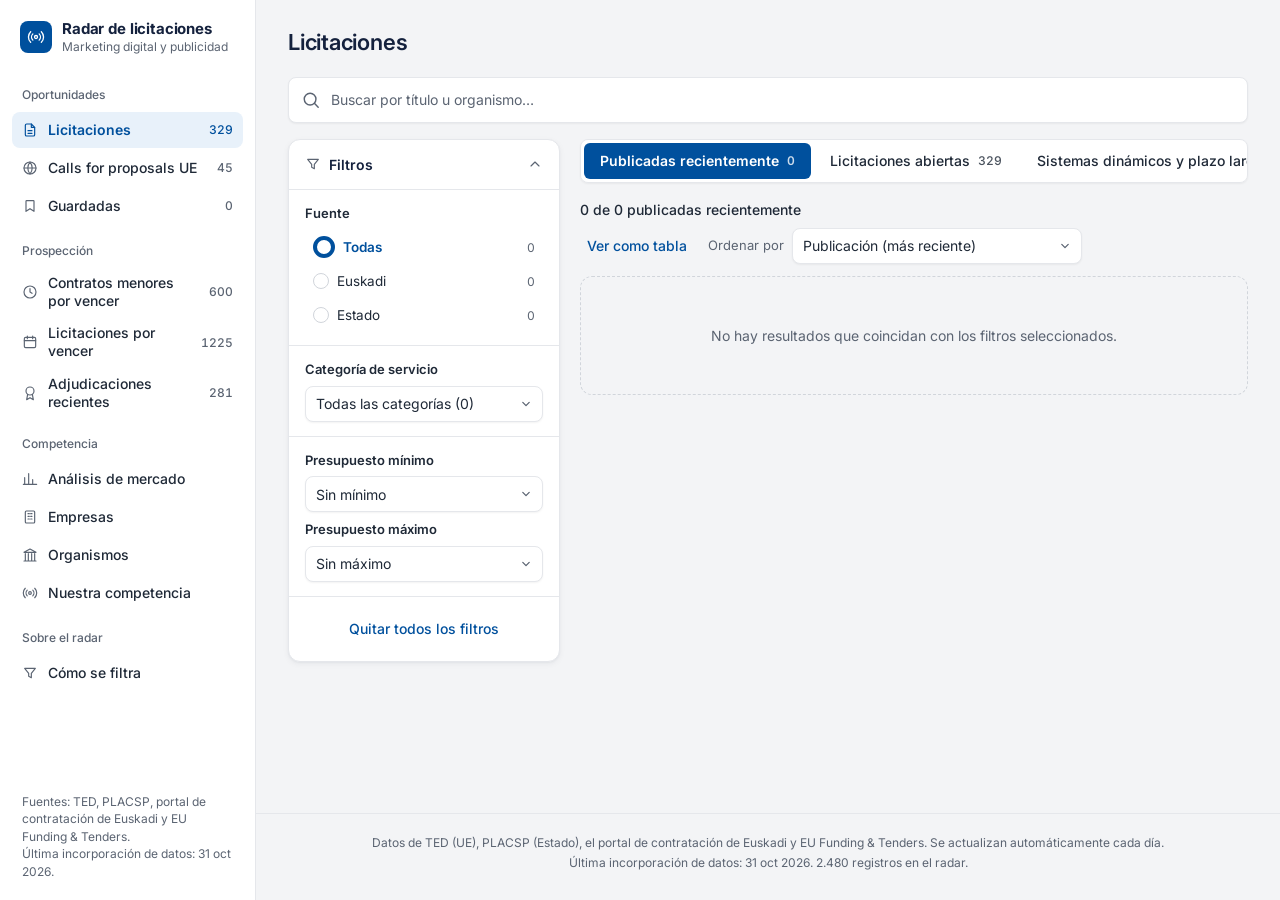
<file: dashboard/index.html>
<!DOCTYPE html>
<html lang="es">
<head>
<meta charset="UTF-8">
<meta name="viewport" content="width=device-width, initial-scale=1.0">
<!-- Herramienta interna: fuera de los buscadores (también por cabecera, ver vercel.json). -->
<meta name="robots" content="noindex, nofollow">
<title>Radar de licitaciones — Marketing digital</title>
<link rel="preconnect" href="https://fonts.googleapis.com">
<link rel="preconnect" href="https://fonts.gstatic.com" crossorigin>
<link href="https://fonts.googleapis.com/css2?family=Inter:wght@400;500;600;700&display=swap" rel="stylesheet">
<link rel="stylesheet" href="style.css">
</head>
<body>
<a class="salto" href="#contenido">Saltar al contenido</a>

<div class="app">
  <!-- La barra lateral la pinta nav.js (es la misma en historico.html). -->
  <aside class="lateral" id="lateral" aria-label="Navegación principal"></aside>

  <div class="app__principal">
    <header class="barra-movil">
      <button class="boton-icono" id="abrir-menu" type="button" aria-label="Abrir menú" aria-controls="lateral" aria-expanded="false"></button>
      <span class="barra-movil__marca">Radar de licitaciones</span>
    </header>

    <main id="contenido" tabindex="-1">

      <!-- Listado: licitaciones, calls for proposals, contratos menores y
           adjudicaciones recientes comparten esta vista. -->
      <section id="vista-listado" hidden>
        <header class="pagina__cabecera">
          <div class="pagina__titulo">
            <h1 id="titulo-pagina"></h1>
          </div>
        </header>

        <div class="campo-busqueda">
          <svg class="icono-busqueda" viewBox="0 0 20 20" fill="none" aria-hidden="true"><circle cx="9" cy="9" r="6.5" stroke="currentColor" stroke-width="1.6"/><path d="M14 14L18 18" stroke="currentColor" stroke-width="1.6" stroke-linecap="round"/></svg>
          <input type="search" id="filtro-texto" placeholder="Buscar por título u organismo…" aria-label="Buscar">
        </div>

        <div class="listado">
          <details class="filtros" id="filtros" open>
            <summary><span id="filtros-icono"></span>Filtros <span class="filtros__activos" id="filtros-activos" hidden></span><svg class="tarjeta__chevron" viewBox="0 0 24 24" fill="none" stroke="currentColor" stroke-width="1.75" stroke-linecap="round" stroke-linejoin="round" aria-hidden="true"><path d="M6 9l6 6 6-6"/></svg></summary>

            <div class="filtros__seccion" id="campo-fuente">
              <span class="filtros__titulo" id="etiqueta-fuente">Fuente</span>
              <div class="opciones" id="segmented-fuente" role="group" aria-labelledby="etiqueta-fuente"></div>
            </div>

            <div class="filtros__seccion">
              <label>Categoría de servicio
                <select id="filtro-categoria"></select>
              </label>
            </div>

            <div class="filtros__seccion" id="campo-pais">
              <label>País / territorio
                <select id="filtro-pais"></select>
              </label>
            </div>

            <!-- Comunidades y provincias con registros en la vista; las
                 pone app.js. -->
            <div class="filtros__seccion" id="campo-lugar">
              <label>Provincia
                <select id="filtro-lugar"></select>
              </label>
            </div>

            <!-- Nombre y tramos del filtro de importe los pone app.js según
                 la vista (IMPORTE_POR_TIPO). -->
            <div class="filtros__seccion" id="campo-importe">
              <label><span id="etiqueta-importe-min">Presupuesto mínimo</span>
                <select id="filtro-presupuesto-min"></select>
              </label>
              <label><span id="etiqueta-importe-max">Presupuesto máximo</span>
                <select id="filtro-presupuesto-max"></select>
              </label>
            </div>

            <div class="filtros__seccion">
              <button class="boton boton--contorno boton--ancho" id="boton-propuesta" type="button" aria-pressed="false"
                      title="Licitaciones en las que el precio pesa la mitad o menos y la mesa valora la propuesta (en Euskadi, con algún criterio que no sea el precio)" hidden></button>
              <button class="boton boton--contorno boton--ancho" id="boton-revisar" type="button" aria-pressed="false" hidden></button>
              <button class="boton boton--texto boton--ancho" id="boton-reset" type="button">Quitar todos los filtros</button>
            </div>
          </details>

          <div class="listado__resultados">
            <nav class="pestanas" id="pestanas-vista" aria-label="Vista de licitaciones" hidden></nav>

            <div class="barra-estado">
              <p class="conteo" id="conteo-resultados" aria-live="polite"></p>
              <div class="barra-estado__acciones">
                <button type="button" class="boton boton--texto" id="boton-modo" aria-pressed="false">Ver como tabla</button>
                <details class="columnas" id="selector-columnas" hidden>
                  <summary class="boton boton--texto">Columnas</summary>
                  <div class="columnas__lista" id="columnas-lista"></div>
                </details>
                <button type="button" class="boton boton--texto" id="boton-descartadas" hidden></button>
                <label class="orden" id="campo-orden">Ordenar por
                  <select id="filtro-orden"></select>
                </label>
              </div>
            </div>
            <dl class="franja-cifras" id="franja-cifras" hidden></dl>

            <section id="contenedor-tarjetas" class="lista-tarjetas" aria-label="Resultados"></section>

            <p class="sin-resultados" id="sin-resultados" hidden>No hay resultados que coincidan con los filtros seleccionados.</p>
          </div>
        </div>
      </section>

    </main>

    <footer class="pie">
      <p>Datos de TED (UE), PLACSP (Estado), el portal de contratación de Euskadi y EU Funding &amp; Tenders. Se actualizan automáticamente cada día.</p>
      <p id="fecha-generacion"></p>
    </footer>
  </div>
</div>

<script src="marca.js"></script>
<script src="nav.js"></script>
<script src="tenders-data.js"></script>
<script src="licitadoras-data.js"></script>
<script src="app.js"></script>
</body>
</html>
</file>
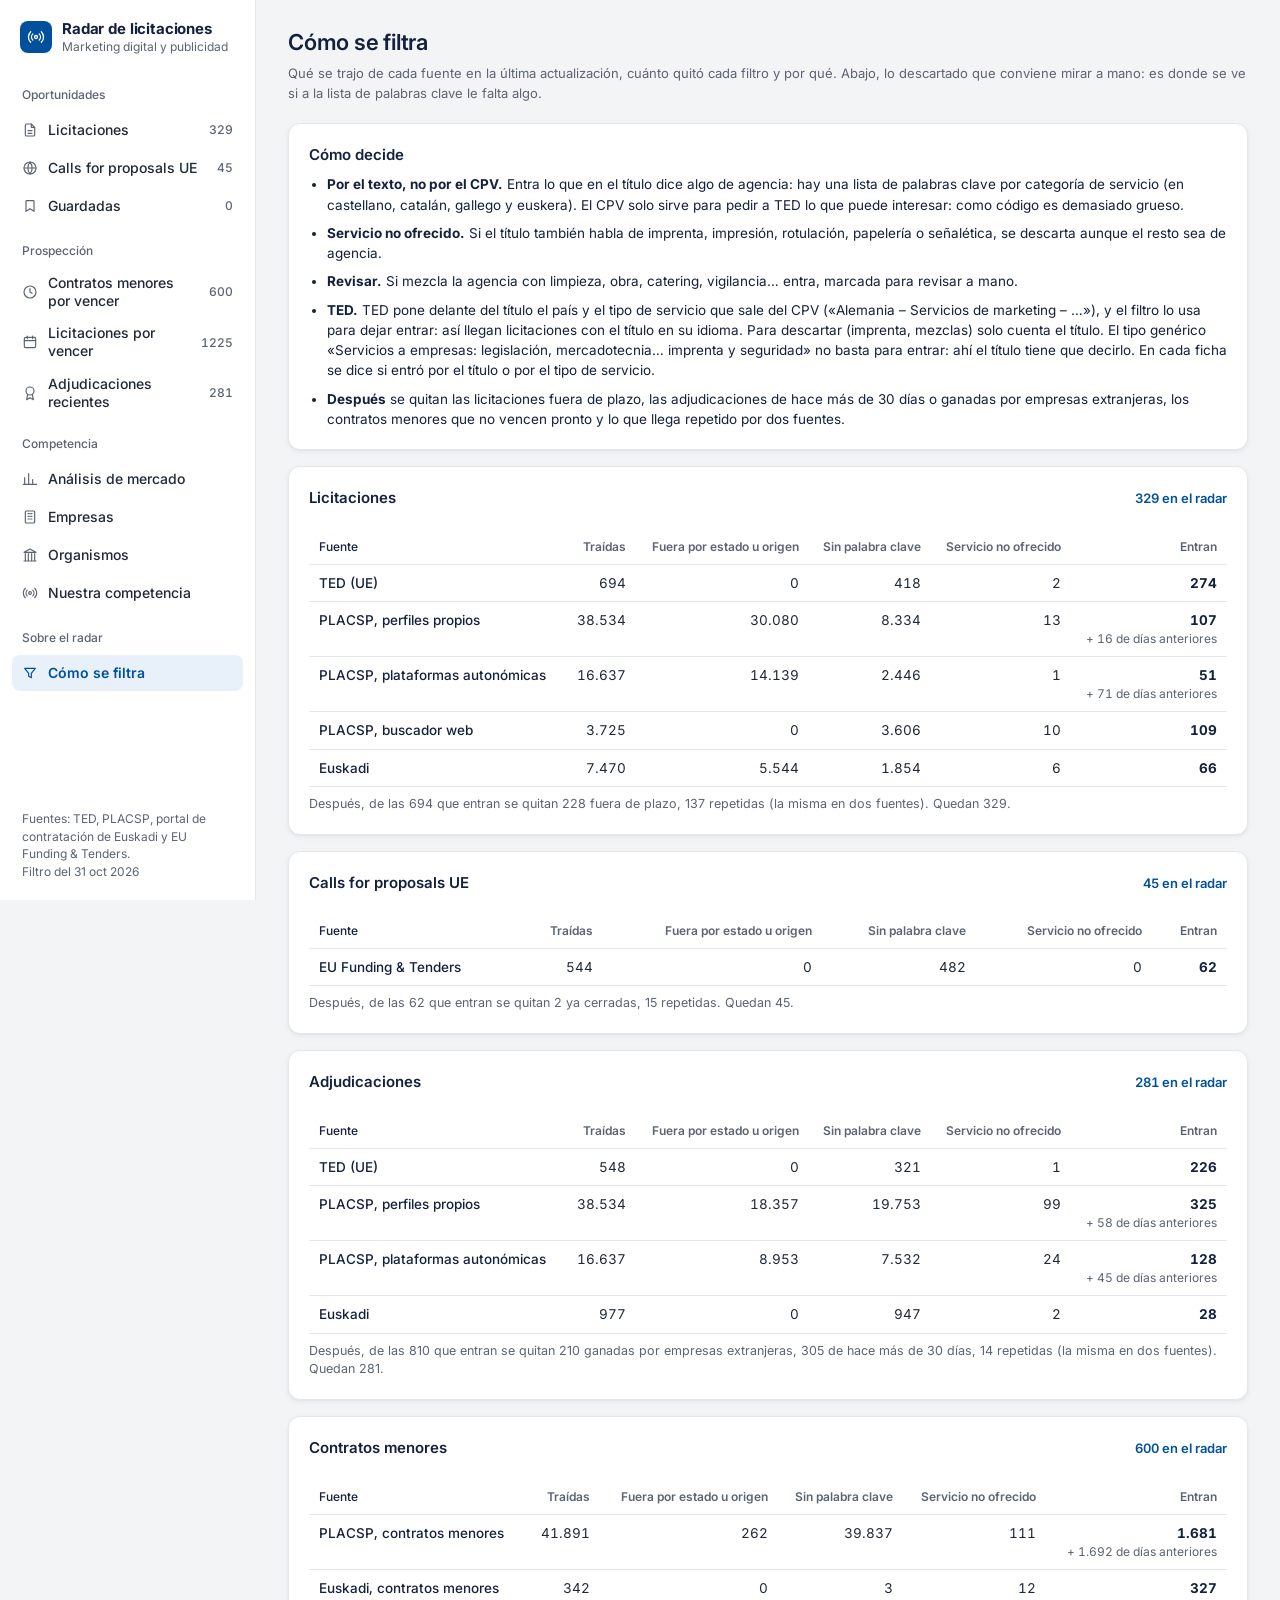
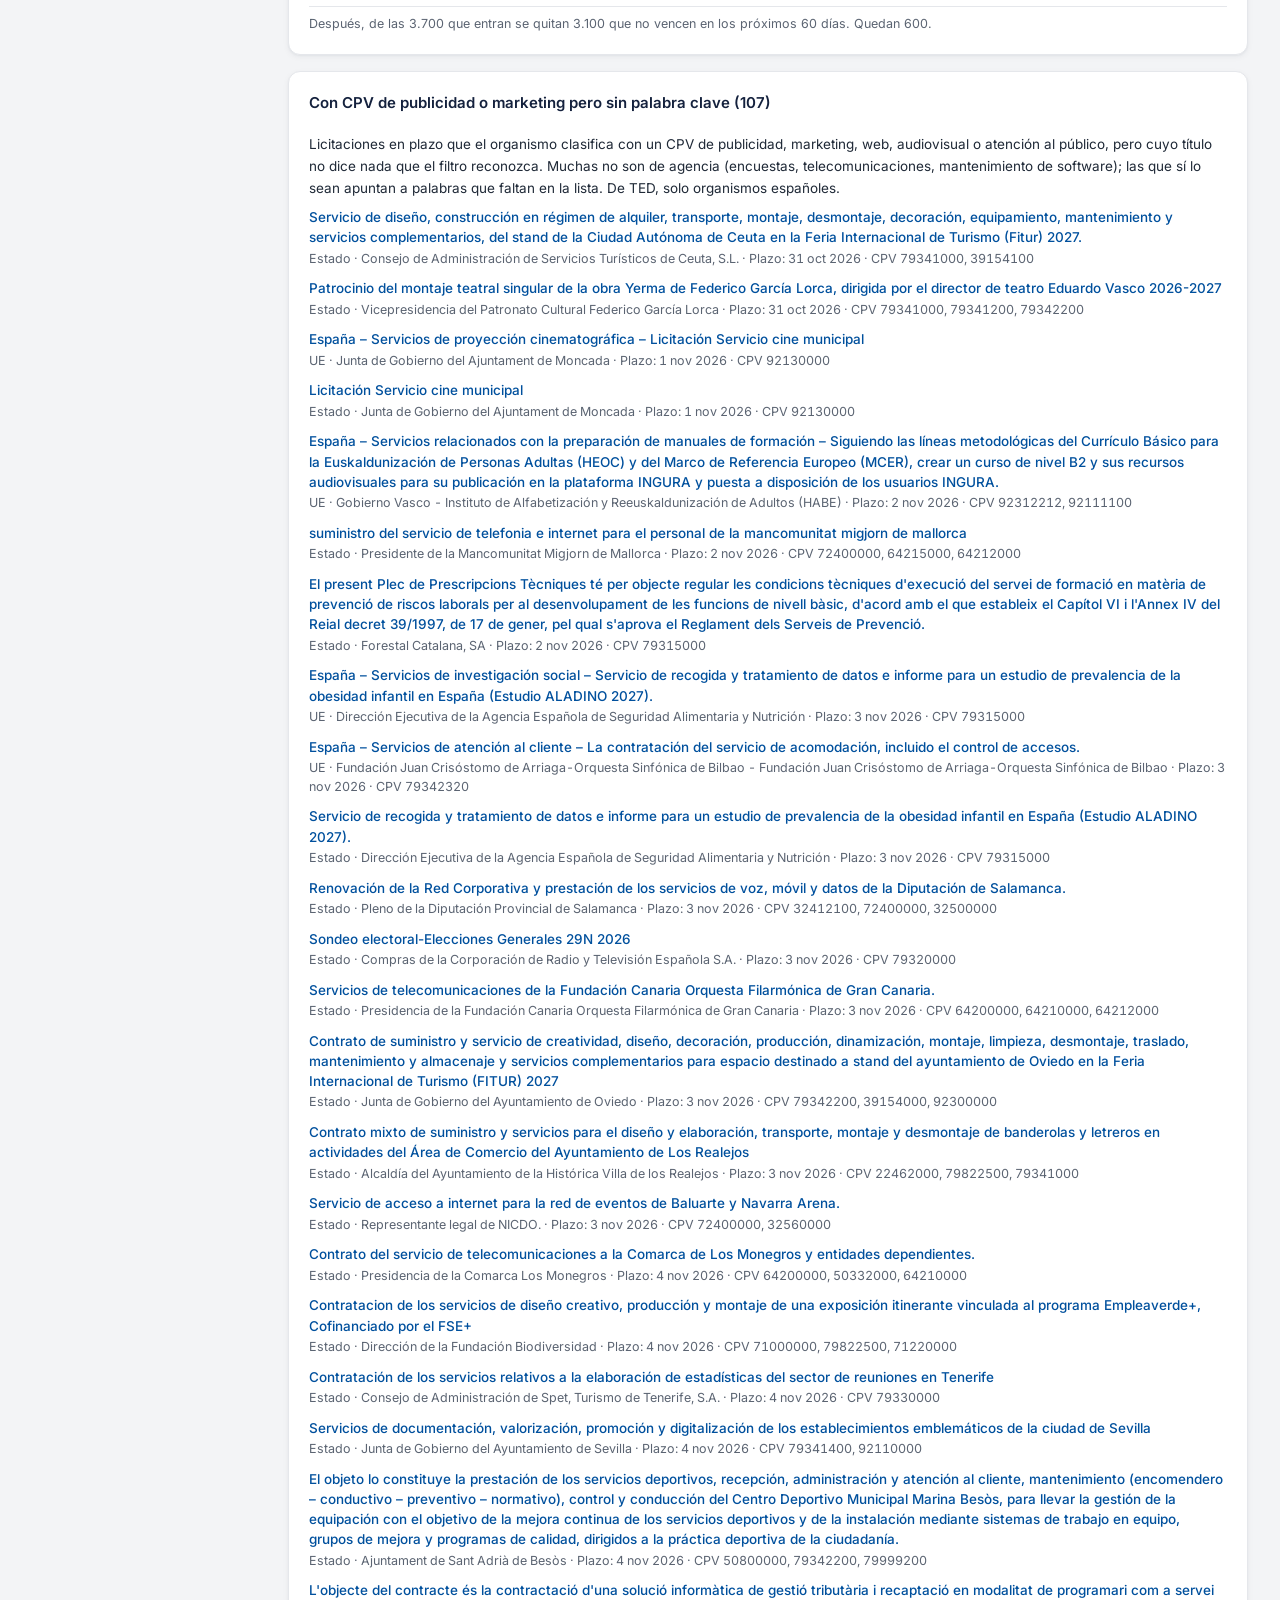
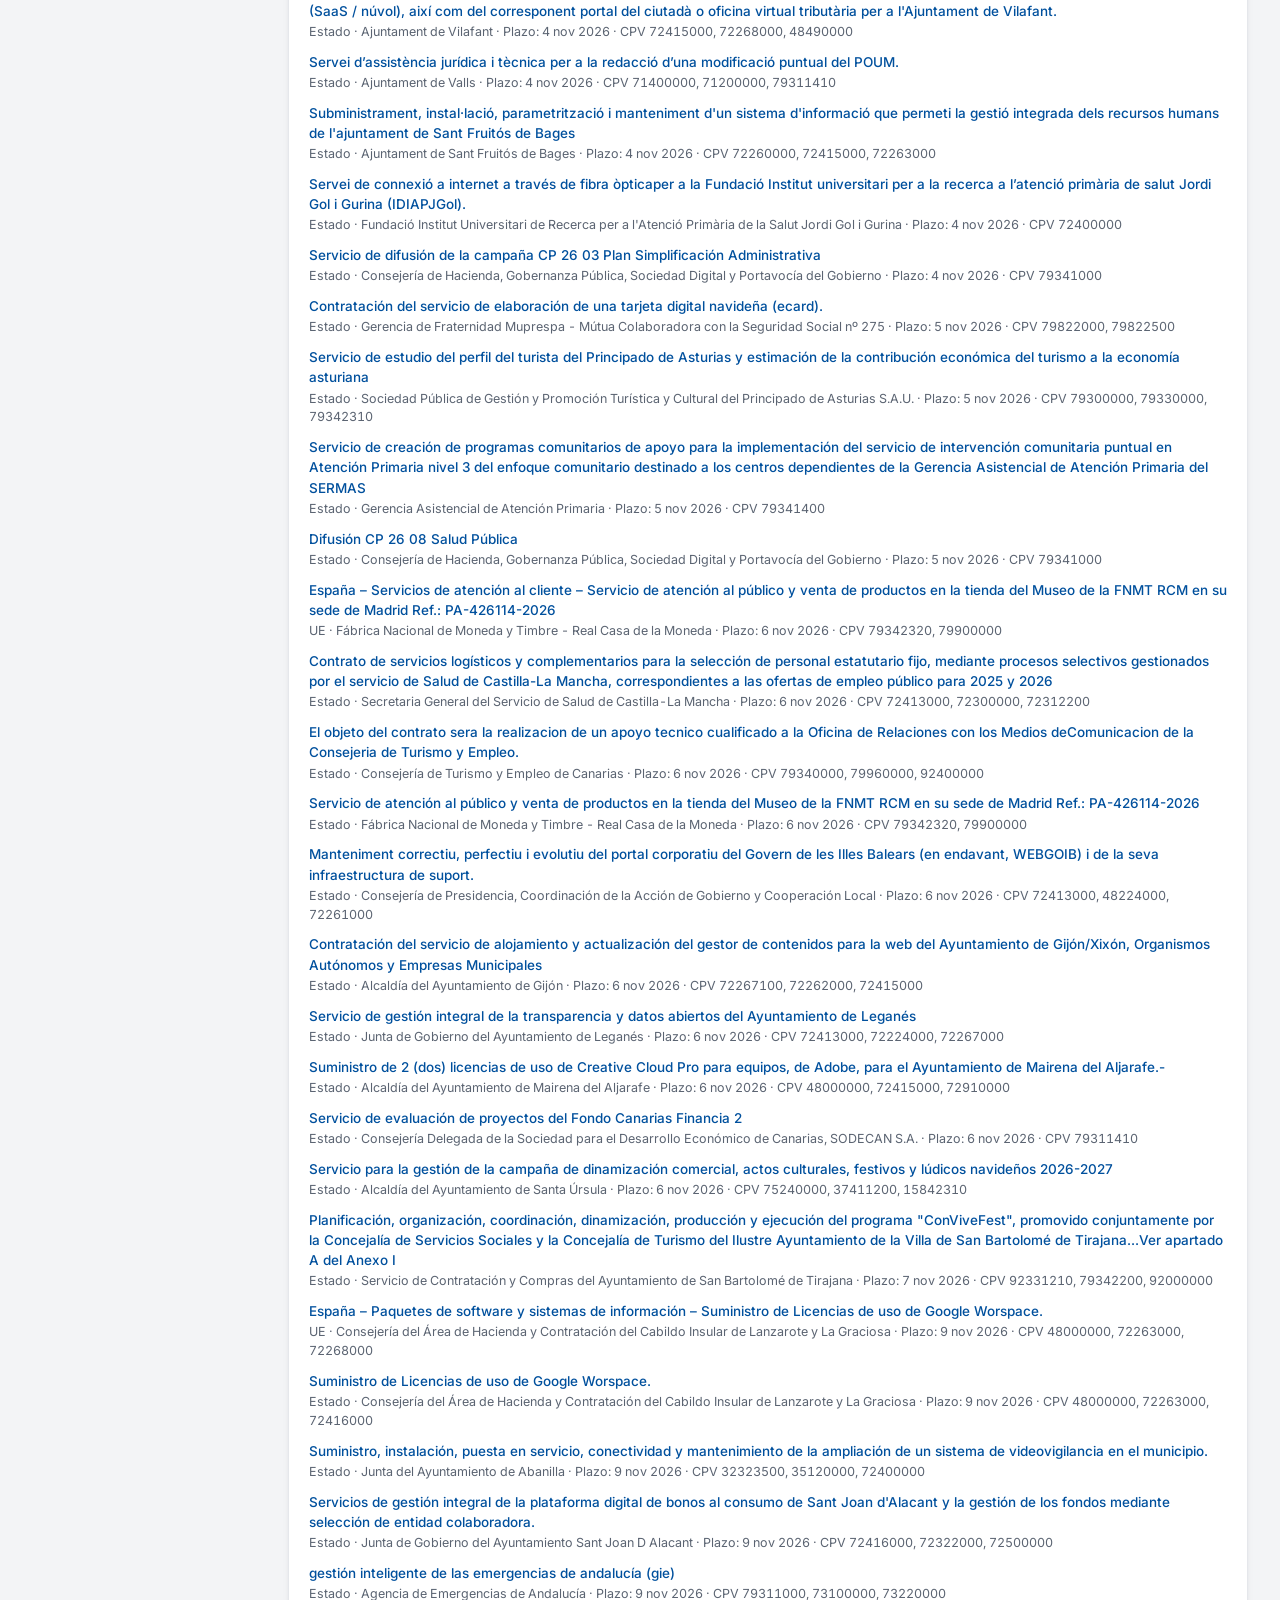
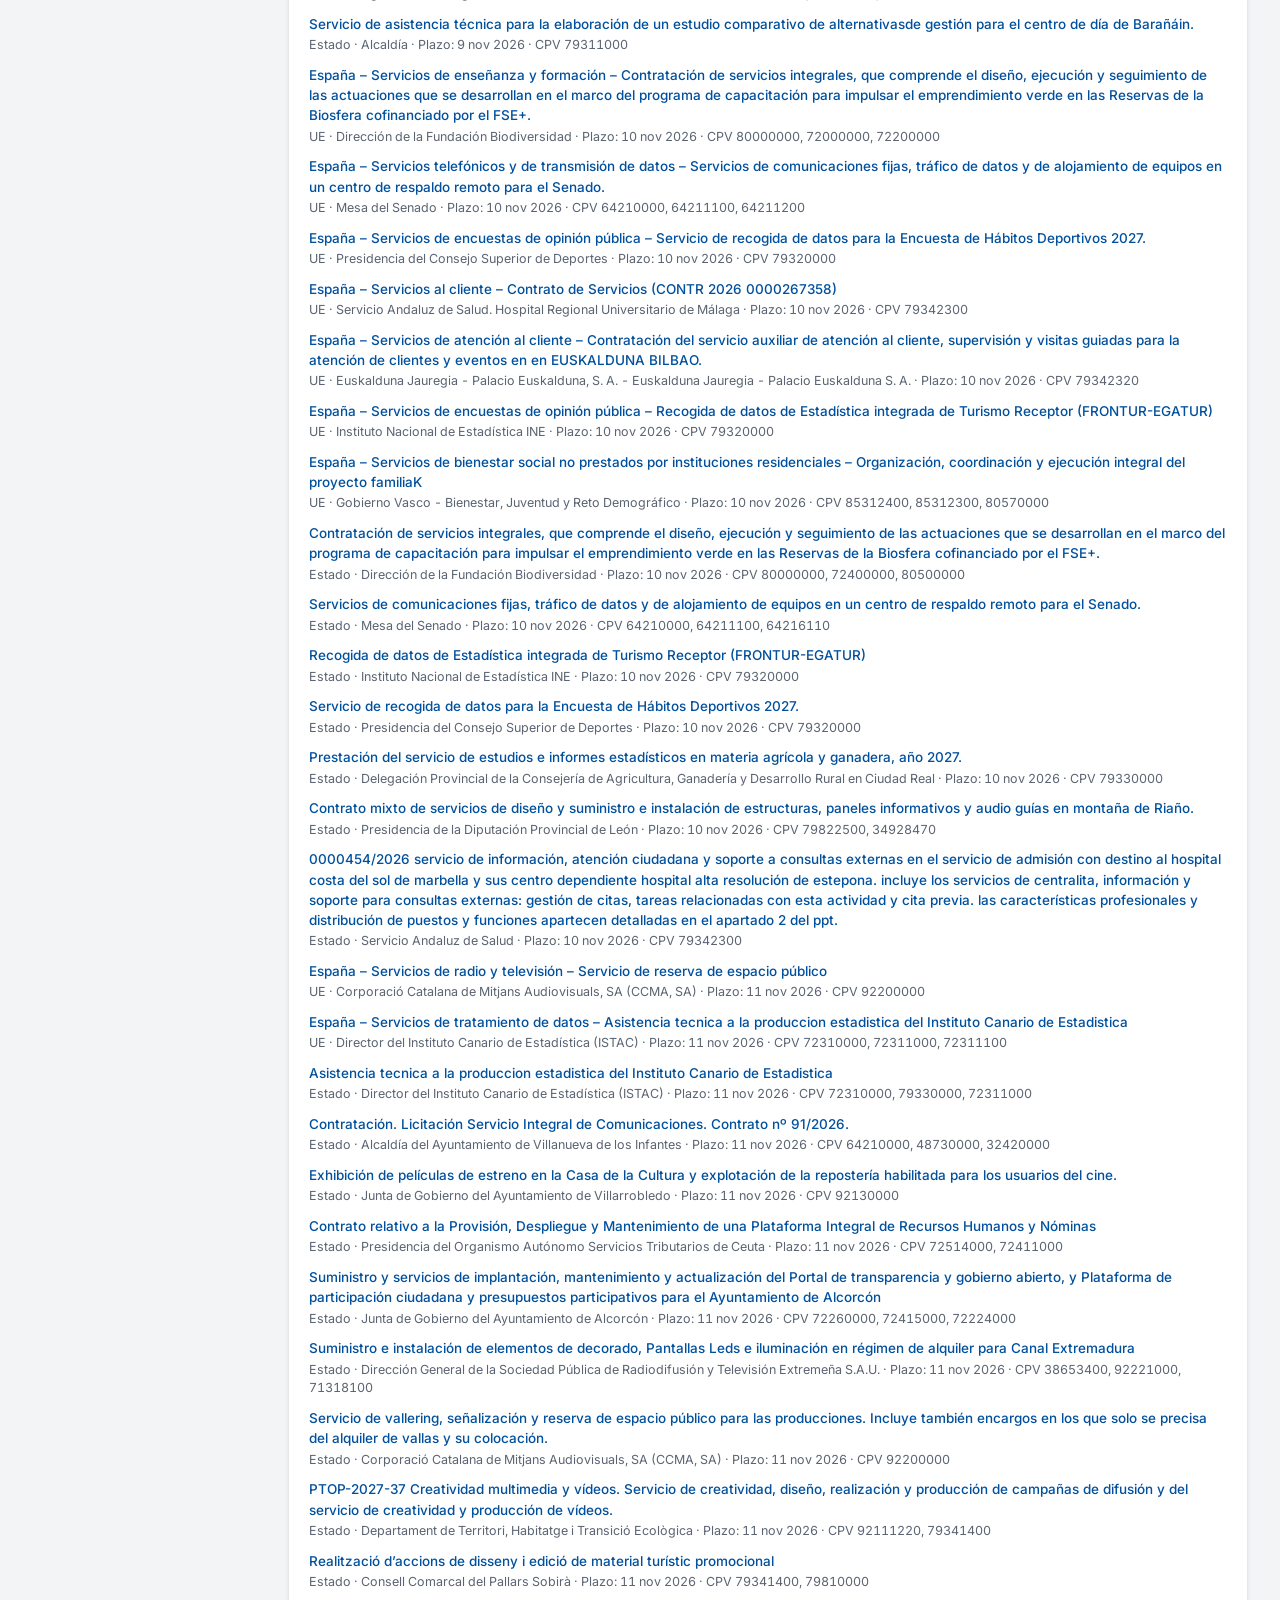
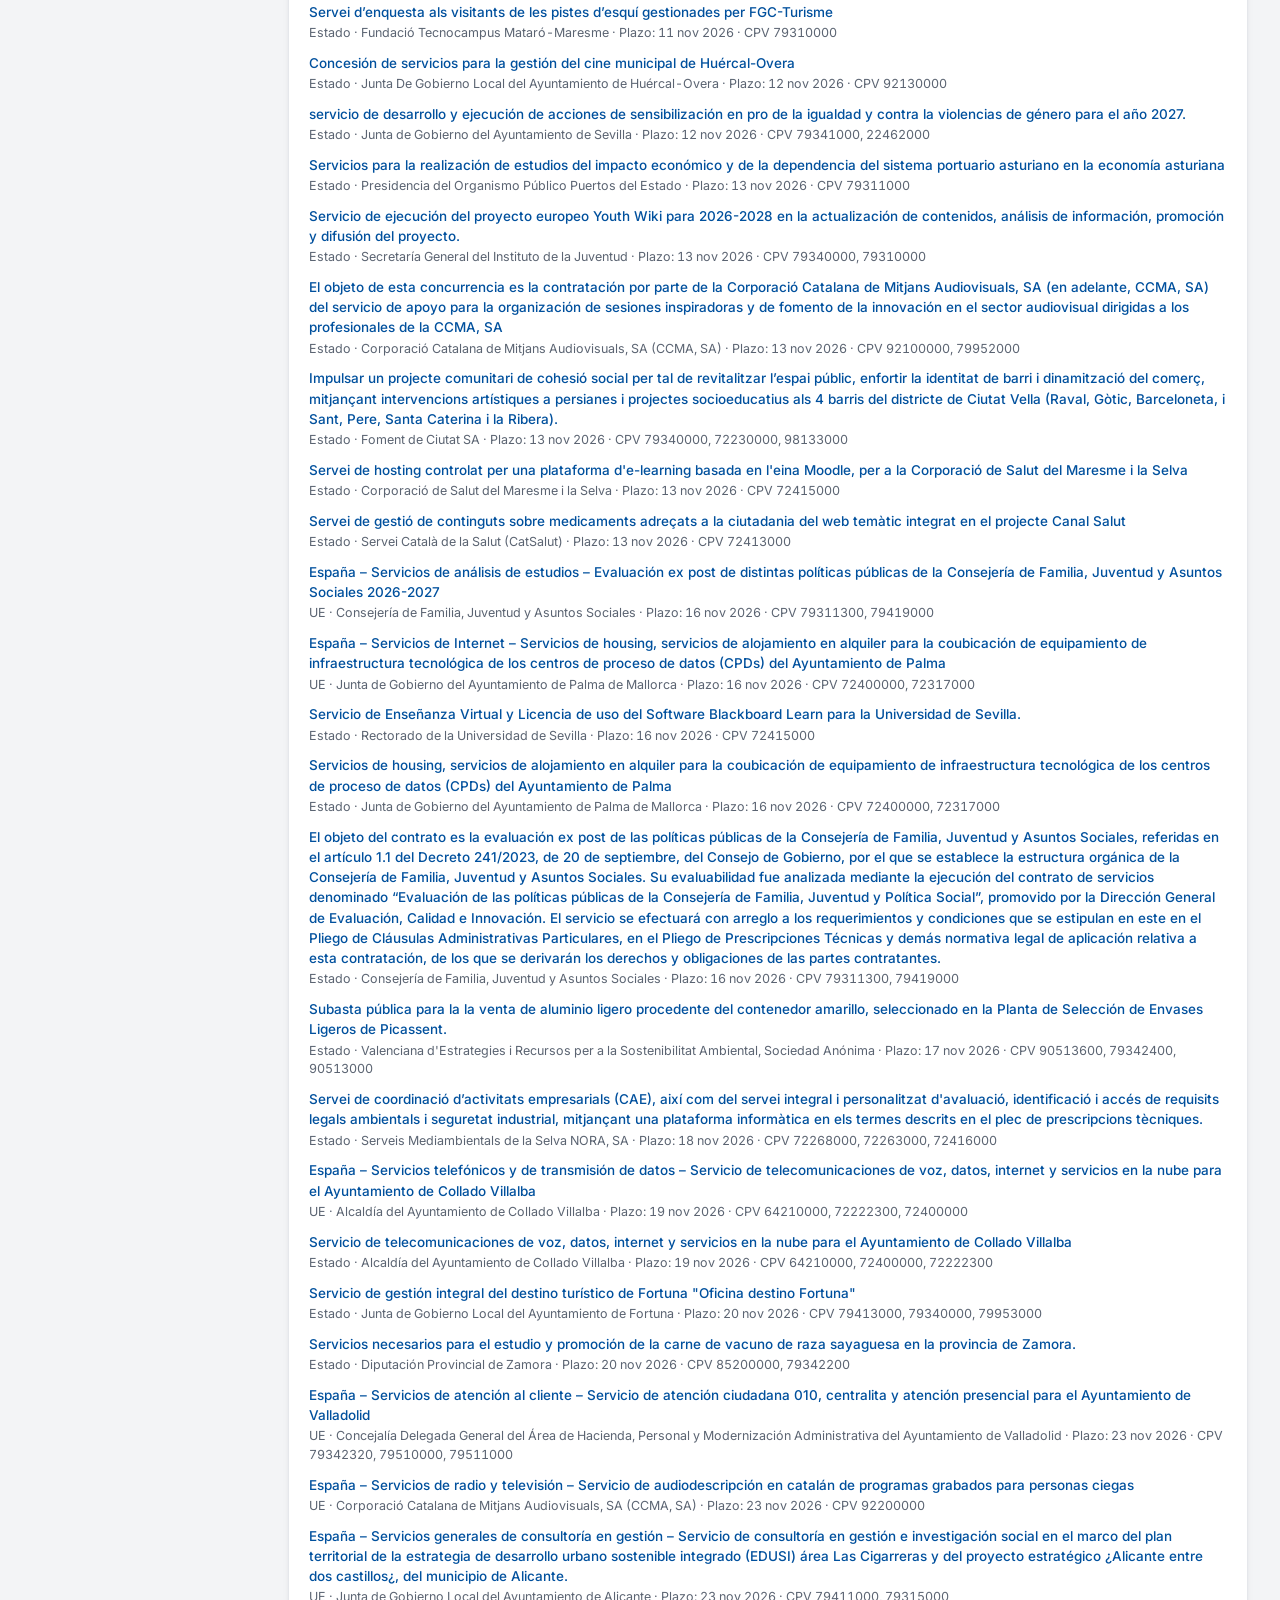
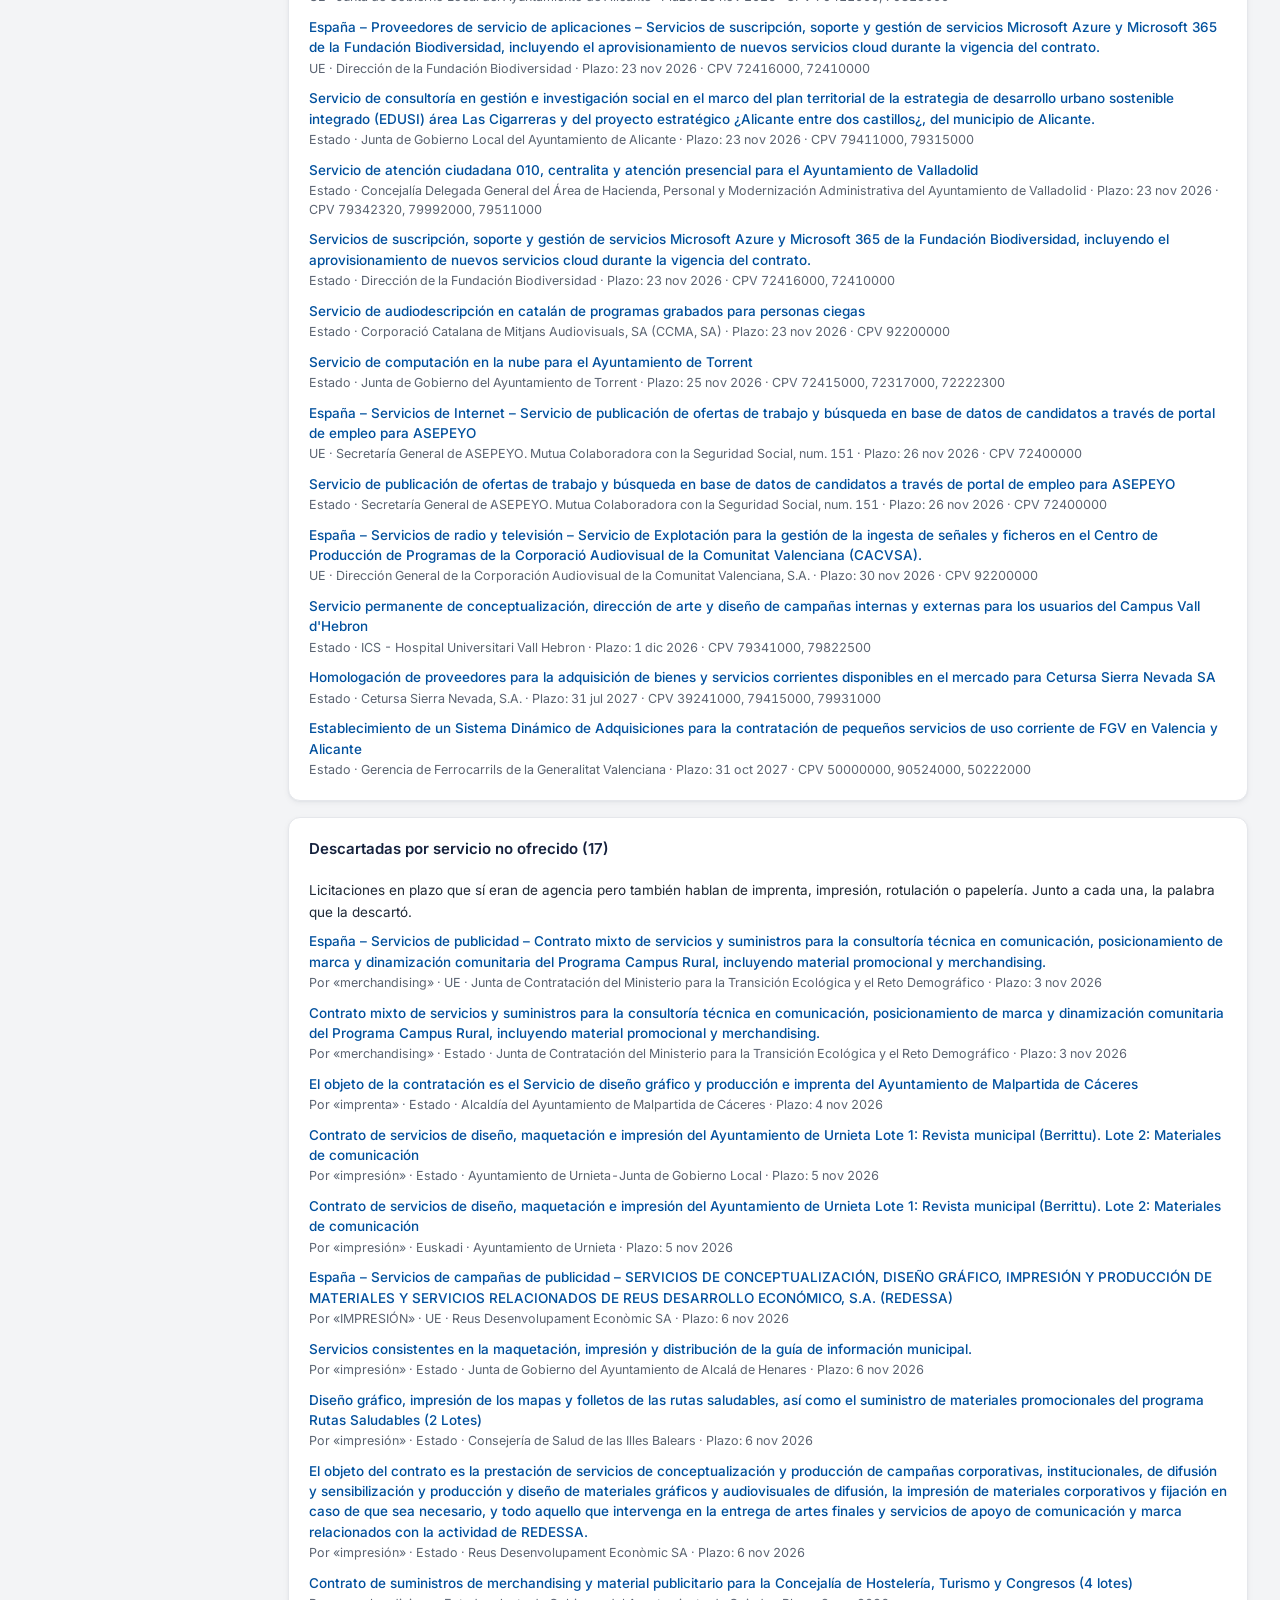
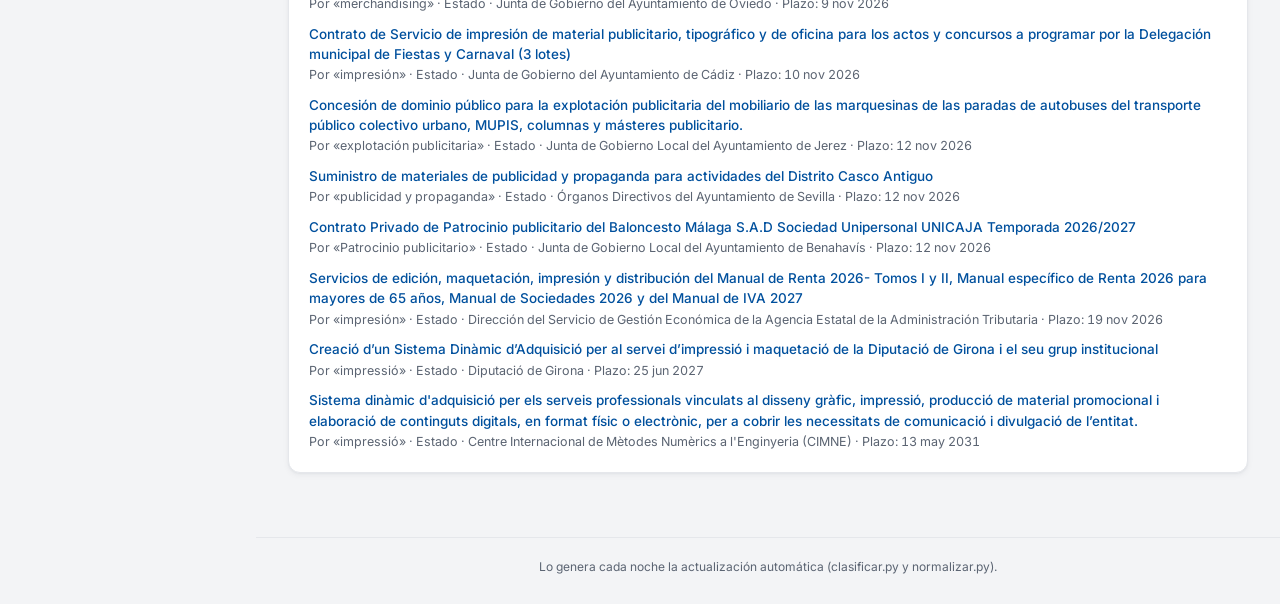
<file: dashboard/filtro.html>
<!DOCTYPE html>
<html lang="es">
<head>
<meta charset="UTF-8">
<meta name="viewport" content="width=device-width, initial-scale=1.0">
<!-- Herramienta interna: fuera de los buscadores (también por cabecera, ver vercel.json). -->
<meta name="robots" content="noindex, nofollow">
<title>Cómo se filtra — Radar de licitaciones</title>
<link rel="preconnect" href="https://fonts.googleapis.com">
<link rel="preconnect" href="https://fonts.gstatic.com" crossorigin>
<link href="https://fonts.googleapis.com/css2?family=Inter:wght@400;500;600;700&display=swap" rel="stylesheet">
<link rel="stylesheet" href="style.css">
</head>
<body>
<a class="salto" href="#contenido">Saltar al contenido</a>

<div class="app">
  <!-- La barra lateral la pinta nav.js (es la misma en las tres páginas). -->
  <aside class="lateral" id="lateral" aria-label="Navegación principal"></aside>

  <div class="app__principal">
    <header class="barra-movil">
      <button class="boton-icono" id="abrir-menu" type="button" aria-label="Abrir menú" aria-controls="lateral" aria-expanded="false"></button>
      <span class="barra-movil__marca">Radar de licitaciones</span>
    </header>

    <main id="contenido" tabindex="-1">
      <header class="pagina__cabecera">
        <div class="pagina__titulo">
          <h1>Cómo se filtra</h1>
          <p class="pagina__descripcion">Qué se trajo de cada fuente en la última actualización, cuánto quitó cada filtro y por qué. Abajo, lo descartado que conviene mirar a mano: es donde se ve si a la lista de palabras clave le falta algo.</p>
        </div>
      </header>

      <!-- Lo rellena filtro.js con window.FILTRO_DATA (filtro-data.js). -->
      <div id="filtro"></div>
    </main>

    <footer class="pie">
      <p>Lo genera cada noche la actualización automática (clasificar.py y normalizar.py).</p>
    </footer>
  </div>
</div>

<script src="marca.js"></script>
<script src="nav.js"></script>
<script src="filtro-data.js"></script>
<script src="filtro.js"></script>
</body>
</html>
</file>
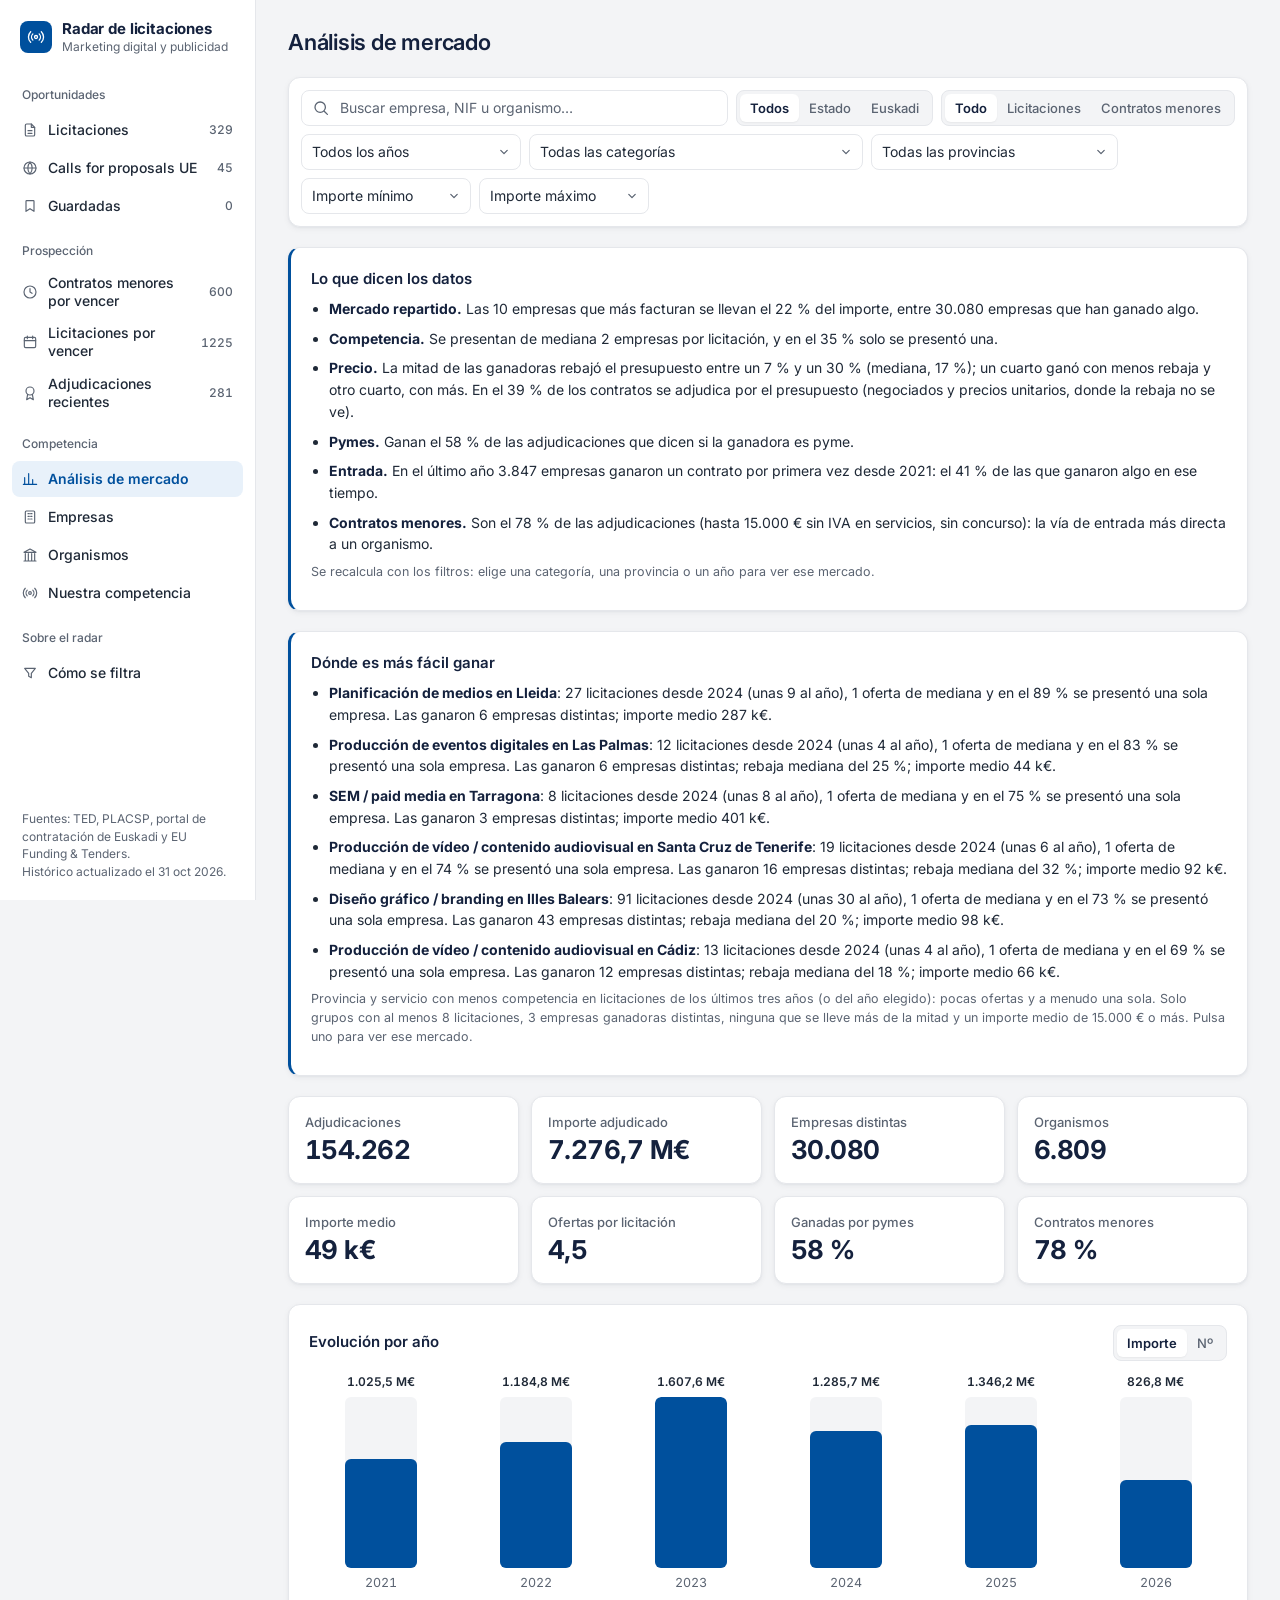
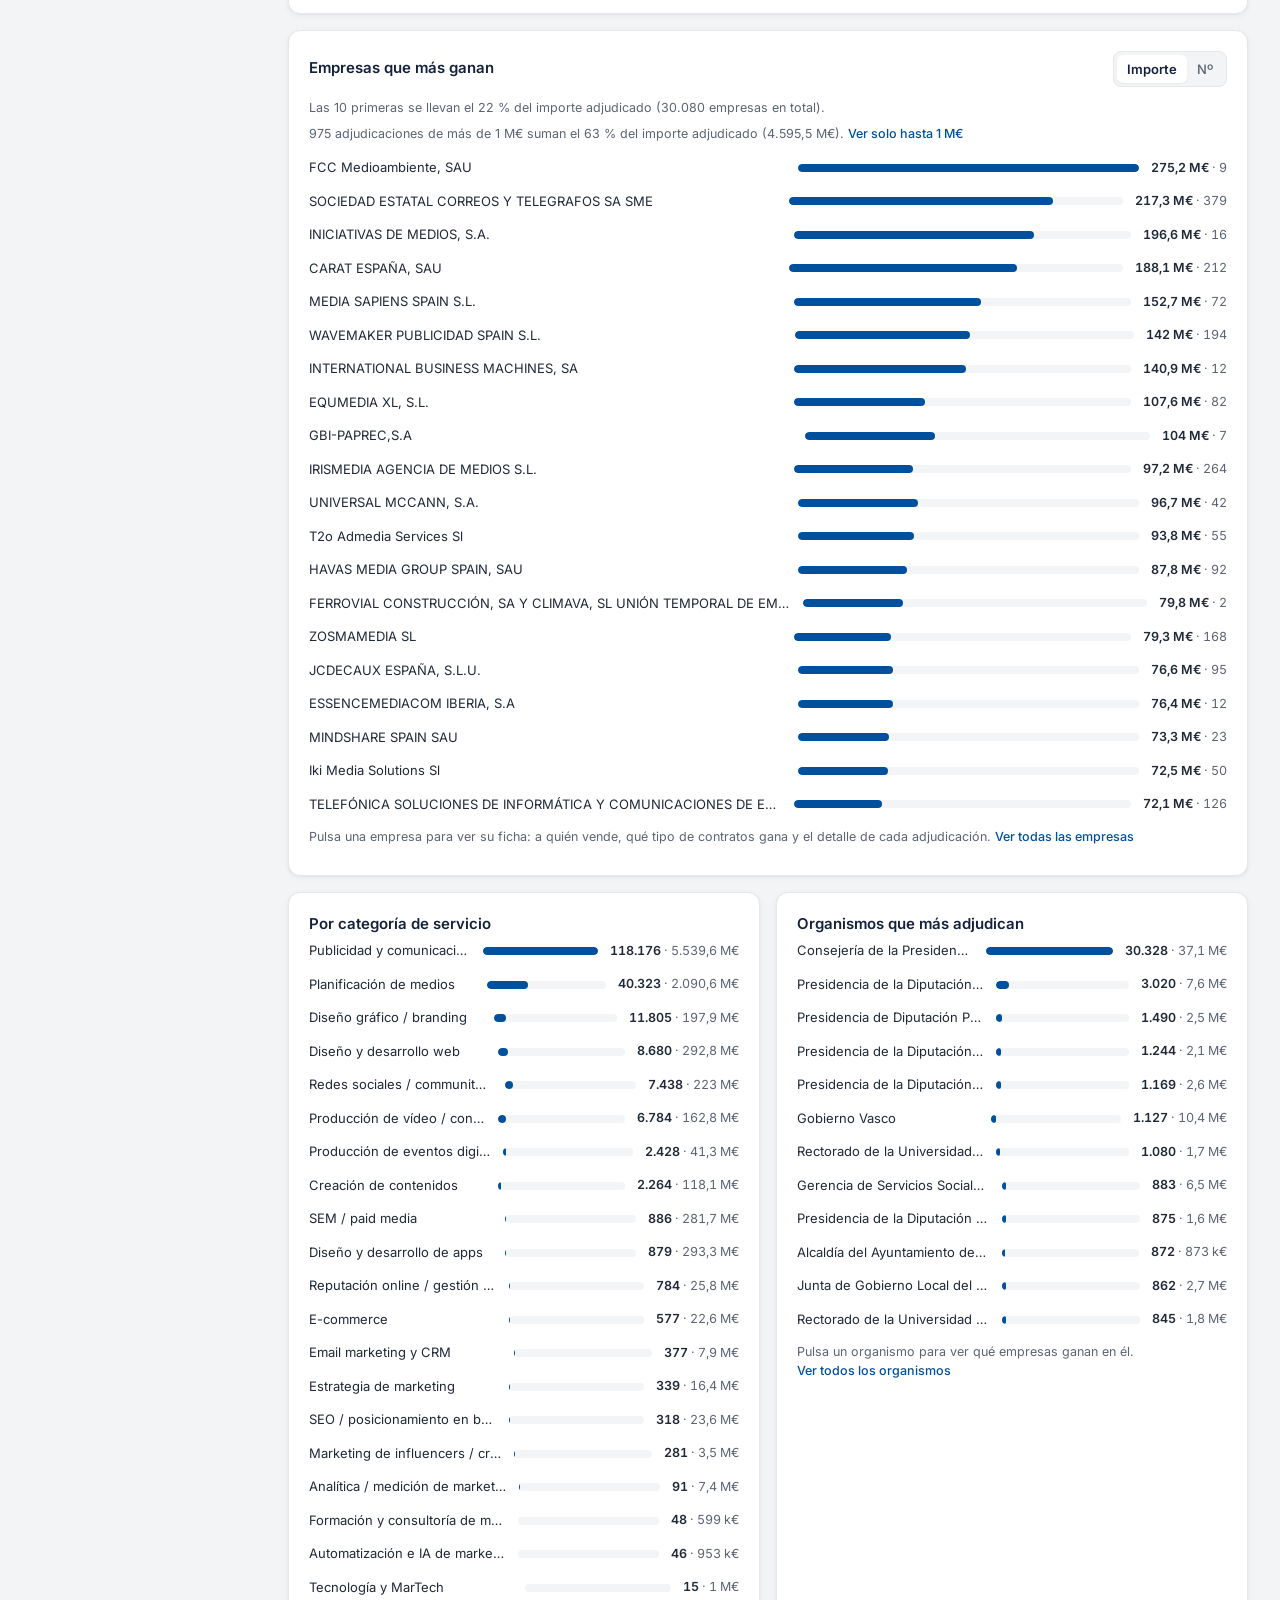
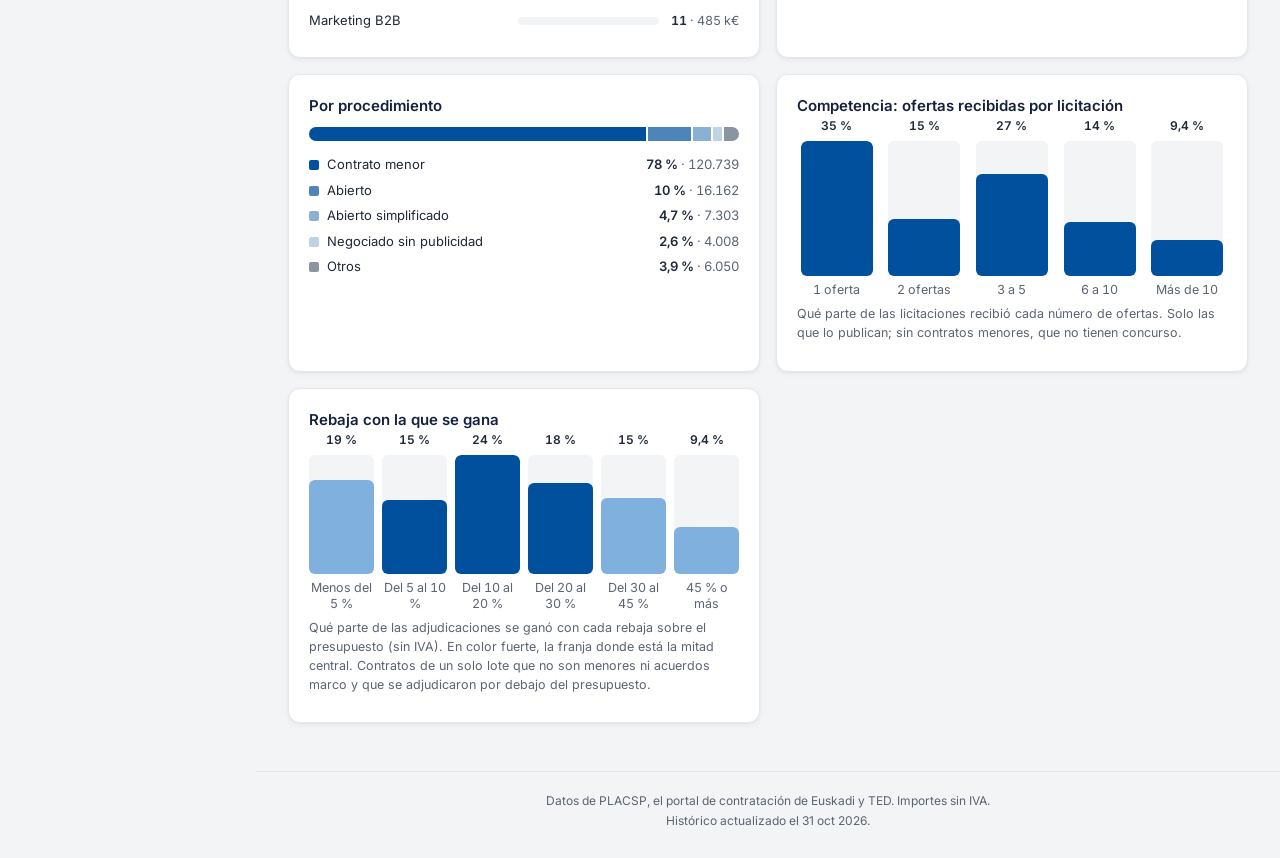
<file: dashboard/historico.html>
<!DOCTYPE html>
<html lang="es">
<head>
<meta charset="UTF-8">
<meta name="viewport" content="width=device-width, initial-scale=1.0">
<!-- Herramienta interna: fuera de los buscadores (también por cabecera, ver vercel.json). -->
<meta name="robots" content="noindex, nofollow">
<title>Análisis de mercado — Radar de licitaciones</title>
<link rel="preconnect" href="https://fonts.googleapis.com">
<link rel="preconnect" href="https://fonts.gstatic.com" crossorigin>
<link href="https://fonts.googleapis.com/css2?family=Inter:wght@400;500;600;700&display=swap" rel="stylesheet">
<link rel="stylesheet" href="style.css">
<link rel="stylesheet" href="historico.css">
</head>
<body>
<a class="salto" href="#contenido">Saltar al contenido</a>

<div class="app">
  <!-- La barra lateral la pinta nav.js (es la misma en index.html). -->
  <aside class="lateral" id="lateral" aria-label="Navegación principal"></aside>

  <div class="app__principal">
    <header class="barra-movil">
      <button class="boton-icono" id="abrir-menu" type="button" aria-label="Abrir menú" aria-controls="lateral" aria-expanded="false"></button>
      <span class="barra-movil__marca">Radar de licitaciones</span>
    </header>

    <main id="contenido" tabindex="-1">
      <!-- Migas, título y descripción de cada vista: los pone historico.js. -->
      <div id="cabecera-vista"></div>

      <!-- Filtros comunes a todas las vistas de esta página: cambian las
           cifras del análisis, de los directorios y de las fichas. -->
      <section class="herramientas" id="herramientas" aria-label="Filtros">
        <div class="campo-busqueda" id="campo-texto">
          <svg class="icono-busqueda" viewBox="0 0 20 20" fill="none" aria-hidden="true"><circle cx="9" cy="9" r="6.5" stroke="currentColor" stroke-width="1.6"/><path d="M14 14L18 18" stroke="currentColor" stroke-width="1.6" stroke-linecap="round"/></svg>
          <input type="search" id="filtro-texto" placeholder="Buscar empresa, NIF u organismo…" aria-label="Buscar">
        </div>
        <div class="segmented" id="segmented-ambito" role="group" aria-label="Ámbito"></div>
        <div class="segmented" id="segmented-menor" role="group" aria-label="Tipo de adjudicación"></div>
        <select id="filtro-anio" aria-label="Año"></select>
        <select id="filtro-categoria" aria-label="Categoría de servicio"></select>
        <select id="filtro-lugar" aria-label="Provincia"></select>
        <select id="filtro-importe-min" aria-label="Importe mínimo de cada adjudicación"></select>
        <select id="filtro-importe-max" aria-label="Importe máximo de cada adjudicación"></select>
      </section>

      <!-- Análisis de mercado -->
      <section id="vista-mercado" hidden>
        <section class="panel conclusiones" aria-labelledby="t-conclusiones">
          <h2 id="t-conclusiones">Lo que dicen los datos</h2>
          <ul class="conclusiones__lista" id="conclusiones"></ul>
          <p class="panel__nota">Se recalcula con los filtros: elige una categoría, una provincia o un año para ver ese mercado.</p>
        </section>

        <section class="panel conclusiones" aria-labelledby="t-oportunidades">
          <h2 id="t-oportunidades">Dónde es más fácil ganar</h2>
          <ul class="conclusiones__lista" id="oportunidades"></ul>
          <p class="panel__nota">Provincia y servicio con menos competencia en licitaciones de los últimos tres años (o del año elegido): pocas ofertas y a menudo una sola. Solo grupos con al menos 8 licitaciones, 3 empresas ganadoras distintas, ninguna que se lleve más de la mitad y un importe medio de 15.000 € o más. Pulsa uno para ver ese mercado.</p>
        </section>

        <div class="kpis" id="kpis" aria-label="Resumen"></div>

        <div class="rejilla">
          <section class="panel panel--ancho" aria-labelledby="t-evolucion">
            <div class="panel__cabecera">
              <h2 id="t-evolucion">Evolución por año</h2>
              <div class="segmented" id="metrica-evolucion" role="group" aria-label="Métrica"></div>
            </div>
            <div class="columnas" id="grafico-evolucion"></div>
          </section>

          <section class="panel panel--ancho" aria-labelledby="t-empresas">
            <div class="panel__cabecera">
              <h2 id="t-empresas">Empresas que más ganan</h2>
              <div class="segmented" id="metrica-empresas" role="group" aria-label="Métrica"></div>
            </div>
            <p class="panel__nota" id="nota-concentracion"></p>
            <p class="panel__nota" id="nota-grandes" hidden><span id="nota-grandes-texto"></span> <button type="button" class="enlace-boton" id="boton-sin-grandes">Ver solo hasta 1 M€</button></p>
            <ol class="barras" id="grafico-empresas"></ol>
            <p class="panel__nota">Pulsa una empresa para ver su ficha: a quién vende, qué tipo de contratos gana y el detalle de cada adjudicación. <a class="enlace" href="#/empresas">Ver todas las empresas</a></p>
          </section>

          <section class="panel" aria-labelledby="t-categorias">
            <h2 id="t-categorias">Por categoría de servicio</h2>
            <ol class="barras" id="grafico-categorias"></ol>
          </section>

          <section class="panel" aria-labelledby="t-organismos">
            <h2 id="t-organismos">Organismos que más adjudican</h2>
            <ol class="barras" id="grafico-organismos"></ol>
            <p class="panel__nota">Pulsa un organismo para ver qué empresas ganan en él. <a class="enlace" href="#/organismos">Ver todos los organismos</a></p>
          </section>

          <section class="panel" aria-labelledby="t-procedimientos">
            <h2 id="t-procedimientos">Por procedimiento</h2>
            <div id="grafico-procedimientos"></div>
          </section>

          <section class="panel" aria-labelledby="t-competencia">
            <h2 id="t-competencia">Competencia: ofertas recibidas por licitación</h2>
            <div class="columnas columnas--bajas" id="grafico-ofertas"></div>
            <p class="panel__nota">Qué parte de las licitaciones recibió cada número de ofertas. Solo las que lo publican; sin contratos menores, que no tienen concurso.</p>
          </section>

          <section class="panel" aria-labelledby="t-rebaja">
            <h2 id="t-rebaja">Rebaja con la que se gana</h2>
            <div class="columnas columnas--bajas" id="grafico-rebaja"></div>
            <p class="panel__nota">Qué parte de las adjudicaciones se ganó con cada rebaja sobre el presupuesto (sin IVA). En color fuerte, la franja donde está la mitad central. Contratos de un solo lote que no son menores ni acuerdos marco y que se adjudicaron por debajo del presupuesto.</p>
          </section>
        </div>
      </section>

      <!-- Directorios de empresas y de organismos -->
      <section id="vista-directorio" hidden>
        <div class="barra-estado">
          <p class="conteo" id="directorio-conteo" aria-live="polite"></p>
          <button type="button" class="boton boton--contorno" id="boton-sin-medios-directorio" aria-pressed="true" hidden
                  title="Oculta emisoras, periódicos y demás medios a los que se compra espacio publicitario: no compiten con la agencia">Sin medios de comunicación</button>
          <div class="paginacion" id="directorio-paginacion"></div>
        </div>
        <div class="tabla-envoltorio">
          <table class="tabla" id="directorio-tabla"></table>
        </div>
        <p class="sin-resultados" id="directorio-vacio" hidden>Ningún resultado con estos filtros.</p>
      </section>

      <!-- Empresas que se siguen (Nuestra competencia) -->
      <section id="vista-competencia" hidden>
        <section class="panel anadir" id="competencia-anadir" aria-live="polite"></section>
        <div class="kpis" id="competencia-kpis"></div>
        <div class="tabla-envoltorio">
          <table class="tabla tabla--ranking" id="competencia-tabla"></table>
        </div>
        <p class="sin-resultados" id="competencia-vacio" hidden></p>
      </section>

      <!-- Ficha de una empresa o de un organismo -->
      <section id="vista-ficha" hidden>
        <div class="kpis" id="ficha-kpis"></div>
        <div class="rejilla" id="ficha-bloques"></div>
        <section class="panel ficha__contratos" id="ficha-concursos" aria-labelledby="ficha-concursos-titulo" hidden>
          <h2 id="ficha-concursos-titulo">Concursos vascos a los que se presenta</h2>
          <p class="panel__nota">Concursos del portal de contratación de Euskadi en los que figura como licitadora, con las demás empresas que se presentaron. No cambian con los filtros. Las personas físicas (autónomos) se cuentan, pero no se nombran.</p>
          <div id="ficha-concursos-cuerpo" aria-live="polite"></div>
        </section>
        <section class="panel ficha__contratos" aria-labelledby="ficha-contratos-titulo">
          <h2 id="ficha-contratos-titulo"></h2>
          <p class="panel__nota" id="ficha-contratos-nota" hidden></p>
          <div class="tabla-envoltorio tabla-envoltorio--interna" id="ficha-contratos" aria-live="polite"></div>
        </section>
      </section>

      <p class="sin-resultados" id="sin-datos" hidden>Todavía no hay datos del histórico. Se generan con el workflow "Histórico de adjudicaciones".</p>
    </main>

    <footer class="pie">
      <p>Datos de PLACSP, el portal de contratación de Euskadi y TED. Importes sin IVA.</p>
      <p id="fecha-generacion"></p>
    </footer>
  </div>
</div>

<script src="marca.js"></script>
<script src="nav.js"></script>
<script src="historico-data.js"></script>
<script src="licitadoras-data.js"></script>
<script src="historico.js"></script>
</body>
</html>
</file>
<file: dashboard/style.css>
/* Sistema de diseño del radar. Referencia: la aplicación de Tendios
   (bid.tendios.com) — lienzo gris claro, tarjetas blancas con borde fino y
   sombra mínima, un único azul de acento, tipografía Inter. Los valores
   medidos y de dónde sale cada uno están en docs/diseno/DESIGN-SYSTEM.md. */

:root {
  --color-background: #F3F4F6;
  --color-surface: #FFFFFF;
  --color-surface-soft: #F9FAFB;
  --color-border: #E5E7EB;
  --color-border-strong: #D1D5DB;
  --color-ink: #14213D;
  --color-foreground: #1F2937;
  --color-muted: #5B6472;
  --color-muted-bg: #F3F4F6;
  --color-primary: #00509D;
  --color-primary-hover: #003F7D;
  --color-primary-soft: #E8F1FA;

  /* Reparto de los criterios de adjudicación. */
  --color-criterio-precio: #8A94A3;
  --color-criterio-formula: #7FB0DE;
  --color-criterio-juicio: #00509D;

  /* Código de urgencia (rojo/ámbar/verde/gris): señal funcional, significa
     lo mismo en todas las vistas. Siempre acompañado de texto. */
  --color-destructive: #991B1B;
  --color-destructive-bg: #FEE2E2;
  --color-warning: #92400E;
  --color-warning-bg: #FEF3C7;
  --color-success: #166534;
  --color-success-bg: #DCFCE7;

  --radius-sm: 6px;
  --radius-md: 8px;
  --radius-lg: 12px;
  --radius-full: 999px;

  --shadow-xs: 0 1px 2px rgba(0, 0, 0, .05);
  --shadow-card: 0 1px 2px rgba(20, 35, 61, .04), 0 2px 6px rgba(20, 35, 61, .05);
  --shadow-hover: 0 2px 4px rgba(20, 35, 61, .04), 0 8px 20px rgba(20, 35, 61, .07);
  --shadow-overlay: 0 20px 50px rgba(20, 35, 61, .25);

  --font-ui: "Inter", system-ui, -apple-system, "Segoe UI", sans-serif;
  --font-data: ui-monospace, "SFMono-Regular", Menlo, Consolas, monospace;

  --ancho-lateral: 256px;

  /* Motion: una sola familia de duración/easing para toda la interfaz. */
  --ease-premium: cubic-bezier(0.16, 1, 0.3, 1);
  --motion-fast: 120ms;
  --motion-base: 200ms;
  --motion-slow: 320ms;
}

* { box-sizing: border-box; }

html { -webkit-text-size-adjust: 100%; }

body {
  margin: 0;
  background: var(--color-background);
  color: var(--color-foreground);
  font-family: var(--font-ui);
  font-size: 14px;
  line-height: 1.5;
  -webkit-font-smoothing: antialiased;
}

h1, h2, h3, h4, p { margin: 0; }

[hidden] { display: none !important; }

@media (prefers-reduced-motion: reduce) {
  * {
    transition-duration: 0.001ms !important;
    animation-duration: 0.001ms !important;
    scroll-behavior: auto !important;
  }
}

:focus-visible {
  outline: 2px solid var(--color-primary);
  outline-offset: 2px;
}

.salto {
  position: absolute;
  left: 8px;
  top: -48px;
  z-index: 100;
  background: var(--color-primary);
  color: #fff;
  padding: 8px 12px;
  border-radius: var(--radius-md);
  text-decoration: none;
  font-weight: 500;
}
.salto:focus { top: 8px; }

.icono { width: 16px; height: 16px; flex: 0 0 auto; }

/* ---------- Estructura: barra lateral + contenido ---------- */

.app {
  display: grid;
  grid-template-columns: var(--ancho-lateral) minmax(0, 1fr);
  min-height: 100vh;
  min-height: 100dvh;
}

.app__principal {
  min-width: 0;
  display: flex;
  flex-direction: column;
}

main {
  width: 100%;
  max-width: 1240px;
  margin: 0 auto;
  padding: 28px 32px 48px;
  flex: 1 0 auto;
}
main:focus { outline: none; }

.lateral {
  position: sticky;
  top: 0;
  height: 100vh;
  height: 100dvh;
  overflow-y: auto;
  display: flex;
  flex-direction: column;
  background: var(--color-surface);
  border-right: 1px solid var(--color-border);
  padding: 16px 12px;
}

.marca {
  display: flex;
  align-items: center;
  gap: 10px;
  padding: 4px 8px 16px;
  color: var(--color-ink);
  text-decoration: none;
}

.marca__simbolo {
  width: 32px;
  height: 32px;
  flex: 0 0 auto;
  display: grid;
  place-items: center;
  border-radius: var(--radius-md);
  background: var(--color-primary);
  color: #fff;
}
.marca__simbolo svg { width: 18px; height: 18px; }
.marca__logo { height: 32px; width: auto; max-width: 96px; flex: 0 0 auto; object-fit: contain; }

.marca__texto { display: flex; flex-direction: column; line-height: 1.25; min-width: 0; }
.marca__nombre { font-size: 15px; font-weight: 700; letter-spacing: -.01em; }
.marca__lema { font-size: 12px; color: var(--color-muted); }

.nav { display: flex; flex-direction: column; gap: 2px; }

.nav__grupo {
  padding: 16px 10px 6px;
  font-size: 12px;
  font-weight: 500;
  color: var(--color-muted);
}

.nav__enlace {
  display: flex;
  align-items: center;
  gap: 10px;
  min-height: 36px;
  padding: 6px 10px;
  border-radius: var(--radius-md);
  color: var(--color-foreground);
  font-size: 14px;
  font-weight: 500;
  line-height: 1.3;
  text-decoration: none;
  transition: background var(--motion-fast) var(--ease-premium),
    color var(--motion-fast) var(--ease-premium);
}
.nav__enlace .icono { color: var(--color-muted); }
.nav__enlace:hover { background: var(--color-muted-bg); }
.nav__enlace:active { transform: scale(.99); }

.nav__enlace[aria-current="page"] {
  background: var(--color-primary-soft);
  color: var(--color-primary);
  font-weight: 600;
}
.nav__enlace[aria-current="page"] .icono { color: var(--color-primary); }

.nav__conteo {
  margin-left: auto;
  font-size: 12px;
  font-weight: 500;
  color: var(--color-muted);
  font-variant-numeric: tabular-nums;
}
.nav__enlace[aria-current="page"] .nav__conteo { color: var(--color-primary); }

.lateral__pie {
  margin-top: auto;
  padding: 16px 10px 4px;
  font-size: 12px;
  color: var(--color-muted);
  line-height: 1.45;
}

/* Barra superior: solo en pantallas donde la barra lateral es un cajón. */
.barra-movil { display: none; }
.velo { display: none; }

@media (max-width: 1023px) {
  .app { grid-template-columns: minmax(0, 1fr); }

  .lateral {
    position: fixed;
    inset: 0 auto 0 0;
    z-index: 40;
    width: min(300px, 86vw);
    transform: translateX(-100%);
    visibility: hidden;
    box-shadow: var(--shadow-overlay);
    transition: transform var(--motion-base) var(--ease-premium),
      visibility 0s linear var(--motion-base);
  }
  .lateral[data-abierto="true"] {
    transform: none;
    visibility: visible;
    transition: transform var(--motion-slow) var(--ease-premium);
  }
  .nav__enlace { min-height: 44px; }

  .velo {
    display: block;
    position: fixed;
    inset: 0;
    z-index: 30;
    background: rgba(20, 35, 61, .45);
    border: 0;
    padding: 0;
    opacity: 0;
    pointer-events: none;
    transition: opacity var(--motion-base) var(--ease-premium);
  }
  .velo[data-abierto="true"] { opacity: 1; pointer-events: auto; }

  .barra-movil {
    position: sticky;
    top: 0;
    z-index: 20;
    display: flex;
    align-items: center;
    gap: 8px;
    height: 56px;
    padding: 0 12px;
    background: var(--color-surface);
    border-bottom: 1px solid var(--color-border);
  }
  .barra-movil__marca { font-size: 15px; font-weight: 700; color: var(--color-ink); }

  main { padding: 20px 16px 40px; }
}

/* ---------- Controles ---------- */

.boton {
  display: inline-flex;
  align-items: center;
  justify-content: center;
  gap: 6px;
  height: 36px;
  padding: 0 12px;
  border: 1px solid transparent;
  border-radius: var(--radius-md);
  font-family: var(--font-ui);
  font-size: 14px;
  font-weight: 500;
  line-height: 1;
  white-space: nowrap;
  text-decoration: none;
  cursor: pointer;
  transition: background var(--motion-fast) var(--ease-premium),
    border-color var(--motion-fast) var(--ease-premium),
    color var(--motion-fast) var(--ease-premium),
    transform var(--motion-fast) var(--ease-premium);
}
.boton:active { transform: scale(.97); }
.boton:disabled { opacity: .45; cursor: not-allowed; transform: none; }

.boton--primario { background: var(--color-primary); color: #fff; box-shadow: var(--shadow-xs); }
.boton--primario:hover { background: var(--color-primary-hover); }

.boton--contorno {
  background: var(--color-surface);
  border-color: var(--color-border);
  color: var(--color-foreground);
  box-shadow: var(--shadow-xs);
}
.boton--contorno:hover:not(:disabled) { background: var(--color-surface-soft); border-color: var(--color-border-strong); }
.boton--contorno[aria-pressed="true"] {
  background: var(--color-warning-bg);
  border-color: var(--color-warning);
  color: var(--color-warning);
}

.boton--texto { background: none; color: var(--color-primary); padding: 0 6px; }
.boton--guardar[aria-pressed="true"] svg { fill: currentColor; }

.chip--guardada { background: var(--color-warning-bg); color: var(--color-warning); }
.chip--guardada[hidden] { display: none; }

.guardadas-fuera {
  margin-top: 24px;
  padding: 16px 20px;
  border: 1px dashed var(--color-border-strong);
  border-radius: 12px;
  background: var(--color-surface);
}
.guardadas-fuera h3 { margin: 0 0 4px; font-size: 1rem; }
.guardadas-fuera p { margin: 0 0 12px; color: var(--color-muted); }
.guardadas-fuera ul { margin: 0; padding-left: 18px; display: grid; gap: 8px; }
.boton--texto:hover { background: var(--color-primary-soft); }

/* Ocupa el ancho del panel de filtros (estrecho): si el texto no cabe, parte
   en dos líneas en vez de salirse del botón. */
.boton--ancho {
  width: 100%;
  height: auto;
  min-height: 36px;
  padding-block: 8px;
  line-height: 1.3;
  white-space: normal;
}

.boton-icono {
  width: 40px;
  height: 40px;
  display: inline-grid;
  place-items: center;
  border: 0;
  border-radius: var(--radius-md);
  background: none;
  color: var(--color-foreground);
  cursor: pointer;
}
.boton-icono:hover { background: var(--color-muted-bg); }
.boton-icono .icono { width: 20px; height: 20px; }

.enlace {
  display: inline-flex;
  align-items: center;
  gap: 4px;
  color: var(--color-primary);
  font-weight: 500;
  text-decoration: none;
}
.enlace:hover { text-decoration: underline; text-underline-offset: 2px; }
.enlace .icono { width: 14px; height: 14px; transition: transform var(--motion-base) var(--ease-premium); }
.enlace:hover .icono { transform: translateX(2px); }

select {
  height: 36px;
  max-width: 100%;
  padding: 0 32px 0 10px;
  border: 1px solid var(--color-border);
  border-radius: var(--radius-md);
  background-color: var(--color-surface);
  background-image: url("data:image/svg+xml,%3Csvg xmlns='http://www.w3.org/2000/svg' viewBox='0 0 20 20' fill='none'%3E%3Cpath d='M6 8l4 4 4-4' stroke='%235B6472' stroke-width='1.6' stroke-linecap='round' stroke-linejoin='round'/%3E%3C/svg%3E");
  background-repeat: no-repeat;
  background-position: right 8px center;
  background-size: 16px;
  box-shadow: var(--shadow-xs);
  color: var(--color-foreground);
  font-family: var(--font-ui);
  font-size: 14px;
  cursor: pointer;
  appearance: none;
  -webkit-appearance: none;
  text-overflow: ellipsis;
}
select:hover { border-color: var(--color-border-strong); }

.campo-busqueda { position: relative; }

.icono-busqueda {
  position: absolute;
  left: 14px;
  top: 50%;
  transform: translateY(-50%);
  width: 18px;
  height: 18px;
  color: var(--color-muted);
  pointer-events: none;
}

.campo-busqueda input {
  width: 100%;
  height: 46px;
  padding: 0 14px 0 42px;
  border: 1px solid var(--color-border);
  border-radius: var(--radius-md);
  background: var(--color-surface);
  box-shadow: var(--shadow-xs);
  color: var(--color-foreground);
  font-family: var(--font-ui);
  font-size: 14px;
}
.campo-busqueda input::placeholder { color: var(--color-muted); }
.campo-busqueda input:hover { border-color: var(--color-border-strong); }
.campo-busqueda input:focus-visible { outline-offset: 0; border-color: var(--color-primary); }

/* Control segmentado (ámbito, tipo de adjudicación, métrica) */
.segmented {
  display: inline-flex;
  max-width: 100%;
  overflow-x: auto;
  scrollbar-width: none;
  padding: 3px;
  border-radius: var(--radius-md);
  background: var(--color-muted-bg);
  border: 1px solid var(--color-border);
}
.segmented::-webkit-scrollbar { display: none; }

.segmented__opcion {
  height: 28px;
  padding: 0 10px;
  border: 0;
  border-radius: var(--radius-sm);
  background: transparent;
  color: var(--color-muted);
  font-family: var(--font-ui);
  font-size: 13px;
  font-weight: 500;
  white-space: nowrap;
  cursor: pointer;
  transition: background var(--motion-base) var(--ease-premium),
    color var(--motion-base) var(--ease-premium),
    box-shadow var(--motion-base) var(--ease-premium);
}
.segmented__opcion:hover { color: var(--color-foreground); }
.segmented__opcion:active { transform: scale(.97); }
.segmented__opcion[aria-pressed="true"] {
  background: var(--color-surface);
  color: var(--color-ink);
  font-weight: 600;
  box-shadow: var(--shadow-xs);
}

/* Pestañas de vista (Publicadas recientemente / Licitaciones abiertas) */
.pestanas {
  display: flex;
  max-width: 100%;
  overflow-x: auto;
  scrollbar-width: none;
  margin-bottom: 16px;
  border: 1px solid var(--color-border);
  border-radius: var(--radius-md);
  background: var(--color-surface);
  box-shadow: var(--shadow-xs);
  padding: 3px;
  gap: 3px;
}
.pestanas::-webkit-scrollbar { display: none; }

.pestana {
  flex: 1 0 auto;
  display: inline-flex;
  align-items: center;
  justify-content: center;
  gap: 8px;
  height: 36px;
  padding: 0 16px;
  border-radius: var(--radius-sm);
  color: var(--color-foreground);
  font-size: 14px;
  font-weight: 500;
  white-space: nowrap;
  text-decoration: none;
  transition: background var(--motion-base) var(--ease-premium),
    color var(--motion-base) var(--ease-premium);
}
.pestana:hover { background: var(--color-muted-bg); }
.pestana[aria-current="page"] { background: var(--color-primary); color: #fff; font-weight: 600; }
.pestana__conteo { font-size: 12px; font-variant-numeric: tabular-nums; opacity: .8; }

/* ---------- Insignias y chips ---------- */

.insignia {
  display: inline-flex;
  align-items: center;
  gap: 5px;
  padding: 2px 8px;
  border-radius: var(--radius-sm);
  background: var(--color-muted-bg);
  color: var(--color-muted);
  font-size: 12px;
  font-weight: 600;
  line-height: 16px;
  white-space: nowrap;
}
.insignia::before {
  content: "";
  width: 6px;
  height: 6px;
  border-radius: 50%;
  background: currentColor;
}

.urgencia-roja { background: var(--color-destructive-bg); color: var(--color-destructive); }
.urgencia-ambar { background: var(--color-warning-bg); color: var(--color-warning); }
.urgencia-verde { background: var(--color-success-bg); color: var(--color-success); }
.urgencia-sin-fecha { background: var(--color-muted-bg); color: var(--color-muted); }

.chip {
  display: inline-flex;
  align-items: center;
  padding: 1px 6px;
  border: 1px solid var(--color-border);
  border-radius: 4px;
  color: var(--color-muted);
  font-size: 12px;
  line-height: 16px;
  white-space: nowrap;
}
.chip--codigo {
  max-width: 100%;
  overflow: hidden;
  text-overflow: ellipsis;
  display: inline-block;
  border-color: transparent;
  background: var(--color-muted-bg);
  font-family: var(--font-data);
  font-size: 11.5px;
}
.chip--aviso { border-color: transparent; background: var(--color-warning-bg); color: var(--color-warning); font-weight: 600; }
.chip--nuevo { border-color: transparent; background: var(--color-primary-soft); color: var(--color-primary); font-weight: 600; }
/* El precio pesa la mitad o menos: la propuesta cuenta. */
.chip--propuesta { border-color: transparent; background: var(--color-success-bg); color: var(--color-success); font-weight: 600; }
/* Nota de encaje: verde 7-10, ámbar 4-6, gris 0-3. */
.chip--encaje { font-weight: 600; font-variant-numeric: tabular-nums; }
.chip--encaje-alto { border-color: transparent; background: var(--color-success-bg); color: var(--color-success); }
.chip--encaje-medio { border-color: transparent; background: var(--color-warning-bg); color: var(--color-warning); }
.chip--encaje-bajo { color: var(--color-muted); }

/* ---------- Cabecera de página ---------- */

.pagina__cabecera {
  display: flex;
  flex-wrap: wrap;
  justify-content: space-between;
  align-items: flex-start;
  gap: 16px 32px;
  margin-bottom: 20px;
}

.pagina__titulo { flex: 1 1 420px; min-width: 0; }

.pagina__cabecera h1 {
  font-size: 22px;
  font-weight: 600;
  line-height: 1.3;
  letter-spacing: -.01em;
  color: var(--color-ink);
}

.pagina__descripcion {
  margin-top: 6px;
  font-size: 13px;
  line-height: 1.55;
  color: var(--color-muted);
}

.migas {
  display: flex;
  align-items: center;
  gap: 6px;
  margin-bottom: 12px;
  font-size: 13px;
  color: var(--color-muted);
}
.migas a { color: var(--color-primary); text-decoration: none; font-weight: 500; }
.migas a:hover { text-decoration: underline; }

/* ---------- Tarjeta base, KPIs y paneles ---------- */

.kpis {
  display: grid;
  grid-template-columns: repeat(auto-fit, minmax(168px, 1fr));
  gap: 12px;
  margin-bottom: 20px;
}

.kpi {
  display: flex;
  flex-direction: column;
  gap: 2px;
  min-width: 0;
  padding: 16px;
  border: 1px solid var(--color-border);
  border-radius: var(--radius-lg);
  background: var(--color-surface);
  box-shadow: var(--shadow-card);
  color: inherit;
  text-decoration: none;
}

a.kpi {
  transition: box-shadow var(--motion-base) var(--ease-premium),
    border-color var(--motion-base) var(--ease-premium),
    transform var(--motion-fast) var(--ease-premium);
}
a.kpi:hover { box-shadow: var(--shadow-hover); border-color: var(--color-border-strong); }
a.kpi:active { transform: scale(.99); }

.kpi__etiqueta { font-size: 13px; font-weight: 500; color: var(--color-muted); }
.kpi__valor {
  font-size: 26px;
  font-weight: 700;
  line-height: 1.25;
  letter-spacing: -.02em;
  color: var(--color-ink);
  font-variant-numeric: tabular-nums;
  white-space: nowrap;
}
.kpi__nota { font-size: 12px; color: var(--color-muted); }

.rejilla {
  display: grid;
  grid-template-columns: minmax(0, 1fr);
  gap: 16px;
}
@media (min-width: 860px) {
  .rejilla { grid-template-columns: repeat(2, minmax(0, 1fr)); }
  .panel--ancho { grid-column: 1 / -1; }
}

.panel {
  min-width: 0;
  padding: 20px;
  border: 1px solid var(--color-border);
  border-radius: var(--radius-lg);
  background: var(--color-surface);
  box-shadow: var(--shadow-card);
}

.panel h2 { font-size: 15px; font-weight: 600; color: var(--color-ink); }

.panel__cabecera {
  display: flex;
  flex-wrap: wrap;
  justify-content: space-between;
  align-items: center;
  gap: 8px 12px;
  margin-bottom: 12px;
}

.panel__nota { margin: 8px 0; font-size: 12.5px; color: var(--color-muted); }

/* ---------- Listado: filtros + resultados ---------- */

.listado {
  display: grid;
  grid-template-columns: 272px minmax(0, 1fr);
  gap: 20px;
  align-items: start;
  margin-top: 16px;
}

.filtros {
  position: sticky;
  top: 16px;
  border: 1px solid var(--color-border);
  border-radius: var(--radius-lg);
  background: var(--color-surface);
  box-shadow: var(--shadow-card);
}

.filtros summary {
  display: flex;
  align-items: center;
  gap: 8px;
  padding: 14px 16px;
  font-size: 14px;
  font-weight: 600;
  color: var(--color-ink);
  list-style: none;
  cursor: pointer;
  border-radius: var(--radius-lg);
}
.filtros summary::-webkit-details-marker { display: none; }
.filtros summary .icono { color: var(--color-muted); }
.filtros summary .tarjeta__chevron { margin-left: auto; }
.filtros[open] summary .tarjeta__chevron { transform: rotate(180deg); }

.filtros__activos {
  padding: 1px 7px;
  border-radius: var(--radius-full);
  background: var(--color-primary);
  color: #fff;
  font-size: 11.5px;
  font-weight: 600;
}

.filtros__seccion {
  display: flex;
  flex-direction: column;
  gap: 8px;
  padding: 14px 16px;
  border-top: 1px solid var(--color-border);
}

.filtros__titulo,
.filtros__seccion label {
  font-size: 13px;
  font-weight: 600;
  color: var(--color-foreground);
}
.filtros__seccion label { display: flex; flex-direction: column; gap: 6px; }
.filtros__seccion select { width: 100%; font-weight: 400; }

/* Opciones de fuente: lista vertical con el recuento a la derecha */
.opciones { display: flex; flex-direction: column; gap: 2px; }

.opciones__opcion {
  display: flex;
  align-items: center;
  gap: 8px;
  min-height: 32px;
  padding: 4px 8px;
  border: 0;
  border-radius: var(--radius-sm);
  background: none;
  color: var(--color-foreground);
  font-family: var(--font-ui);
  font-size: 13.5px;
  text-align: left;
  cursor: pointer;
  transition: background var(--motion-fast) var(--ease-premium);
}
.opciones__opcion::before {
  content: "";
  width: 14px;
  height: 14px;
  flex: 0 0 auto;
  border: 1.5px solid var(--color-border-strong);
  border-radius: 50%;
  background: var(--color-surface);
}
.opciones__opcion:hover { background: var(--color-muted-bg); }
.opciones__opcion[aria-pressed="true"] { font-weight: 600; color: var(--color-primary); }
.opciones__opcion[aria-pressed="true"]::before { border: 4px solid var(--color-primary); }
.opciones__conteo { margin-left: auto; font-size: 12px; font-weight: 400; color: var(--color-muted); font-variant-numeric: tabular-nums; }

.barra-estado {
  display: flex;
  flex-wrap: wrap;
  justify-content: space-between;
  align-items: center;
  gap: 8px 16px;
  min-height: 36px;
  margin-bottom: 12px;
}

.conteo { font-size: 14px; font-weight: 500; color: var(--color-foreground); }
.barra-estado__acciones { display: inline-flex; flex-wrap: wrap; align-items: center; gap: 6px 14px; }
.columnas { position: relative; }
.columnas summary { list-style: none; cursor: pointer; }
.columnas summary::-webkit-details-marker { display: none; }
.columnas__lista {
  position: absolute; z-index: 20; right: 0; top: calc(100% + 4px); display: grid; gap: 6px; min-width: 220px;
  padding: 12px; border: 1px solid var(--color-border); border-radius: var(--radius-md); background: var(--color-surface);
  box-shadow: 0 8px 24px rgb(0 0 0 / 0.12); font-size: 13px;
}
.columnas__lista label { display: flex; align-items: center; gap: 8px; cursor: pointer; }
.tabla-listado { overflow-x: auto; border: 1px solid var(--color-border); border-radius: var(--radius-lg); background: var(--color-surface); }
.tabla-radar { width: 100%; border-collapse: collapse; font-size: 13px; }
.tabla-radar th { position: sticky; top: 0; padding: 9px 12px; background: var(--color-muted-bg); color: var(--color-muted); font-weight: 600; text-align: left; white-space: nowrap; }
.tabla-radar td { padding: 9px 12px; border-top: 1px solid var(--color-border); vertical-align: top; }
.tabla-radar td.num, .tabla-radar th.num { text-align: right; white-space: nowrap; font-variant-numeric: tabular-nums; }
.tabla-radar td:first-child { min-width: 260px; }
.tabla-radar a { color: var(--color-primary); }
.descartar { position: relative; }
.descartar summary { list-style: none; cursor: pointer; }
.descartar summary::-webkit-details-marker { display: none; }
.descartar__motivos { display: flex; flex-wrap: wrap; gap: 6px; margin-top: 8px; font-size: 12.5px; color: var(--color-muted); }
.chip--descartada { background: var(--color-muted-bg); color: var(--color-muted); }
.franja-cifras { display: grid; grid-template-columns: repeat(auto-fit, minmax(140px, 1fr)); gap: 10px; margin: 0 0 14px; }
.franja-cifras > div { padding: 10px 12px; border: 1px solid var(--color-border); border-radius: var(--radius-md, 8px); background: var(--color-surface); }
.franja-cifras dt { font-size: 12px; color: var(--color-muted); }
.franja-cifras dd { margin: 2px 0 0; font-size: 18px; font-weight: 700; color: var(--color-ink); font-variant-numeric: tabular-nums; }

.orden { display: inline-flex; align-items: center; gap: 8px; font-size: 13px; color: var(--color-muted); }

/* ---------- Tarjeta de licitación / adjudicación / contrato ---------- */

.lista-tarjetas { display: flex; flex-direction: column; gap: 12px; }

.tarjeta {
  border: 1px solid var(--color-border);
  border-radius: var(--radius-lg);
  background: var(--color-surface);
  box-shadow: var(--shadow-card);
  overflow: hidden;
  transition: box-shadow var(--motion-base) var(--ease-premium),
    border-color var(--motion-base) var(--ease-premium);
}
.tarjeta:hover { box-shadow: var(--shadow-hover); border-color: var(--color-border-strong); }

.tarjeta--destacada { border-color: var(--color-primary); box-shadow: 0 0 0 3px var(--color-primary-soft); }

/* Revelado suave del contenido de <details> — mejora progresiva: en
   navegadores sin soporte se abre igual, de golpe. */
@media (prefers-reduced-motion: no-preference) {
  @supports (interpolate-size: allow-keywords) {
    :root { interpolate-size: allow-keywords; }

    .tarjeta::details-content {
      height: 0;
      overflow: hidden;
      transition: height var(--motion-slow) var(--ease-premium),
        content-visibility var(--motion-slow) allow-discrete;
    }
    .tarjeta[open]::details-content { height: auto; }
  }
}

.tarjeta__fila {
  display: grid;
  grid-template-columns: minmax(0, 1fr) 184px;
  list-style: none;
  cursor: pointer;
}
.tarjeta__fila::-webkit-details-marker { display: none; }
.tarjeta__fila:focus-visible { outline-offset: -2px; border-radius: var(--radius-lg); }

.tarjeta__principal {
  display: flex;
  flex-direction: column;
  gap: 6px;
  min-width: 0;
  padding: 16px 20px;
}

.tarjeta__chips { display: flex; flex-wrap: wrap; align-items: center; gap: 6px; }
.tarjeta__chips .insignia { margin-left: auto; }

.tarjeta__titulo {
  font-size: 16px;
  font-weight: 700;
  line-height: 1.35;
  color: var(--color-ink);
  display: -webkit-box;
  -webkit-line-clamp: 2;
  -webkit-box-orient: vertical;
  overflow: hidden;
}
.tarjeta[open] .tarjeta__titulo { -webkit-line-clamp: 4; }

.tarjeta__organismo {
  display: block;
  font-size: 13.5px;
  font-weight: 600;
  color: var(--color-foreground);
  overflow: hidden;
  text-overflow: ellipsis;
  white-space: nowrap;
}

.tarjeta__lugar {
  display: flex;
  align-items: center;
  gap: 4px;
  font-size: 12px;
  color: var(--color-muted);
}
.tarjeta__lugar .icono { width: 13px; height: 13px; }

.tarjeta__pie {
  display: flex;
  flex-wrap: wrap;
  align-items: center;
  gap: 4px 16px;
  margin-top: 6px;
  padding-top: 10px;
  border-top: 1px solid var(--color-border);
  font-size: 12.5px;
  color: var(--color-muted);
}
.tarjeta__pie strong { color: var(--color-foreground); font-weight: 600; }
.tarjeta__pie-dato { min-width: 0; overflow: hidden; text-overflow: ellipsis; white-space: nowrap; }

.tarjeta__lateral {
  display: flex;
  flex-direction: column;
  align-items: center;
  justify-content: center;
  gap: 4px;
  padding: 16px 12px;
  border-left: 1px solid var(--color-border);
  background: var(--color-surface-soft);
  text-align: center;
}

.tarjeta__etiqueta-dato { font-size: 11px; font-weight: 500; color: var(--color-muted); }

.tarjeta__dato {
  font-size: 15px;
  font-weight: 700;
  line-height: 1.3;
  color: var(--color-ink);
  font-variant-numeric: tabular-nums;
  overflow-wrap: anywhere;
}
.tarjeta__dato--vacio { font-weight: 500; color: var(--color-muted); }

.tarjeta__lateral .insignia { margin-top: 4px; }

.tarjeta__ver {
  display: inline-flex;
  align-items: center;
  gap: 4px;
  margin-top: 8px;
  font-size: 12px;
  font-weight: 500;
  color: var(--color-primary);
}

.tarjeta__chevron {
  width: 16px;
  height: 16px;
  flex: 0 0 auto;
  color: var(--color-muted);
  transition: transform var(--motion-base) var(--ease-premium);
}
.tarjeta__ver .tarjeta__chevron { color: currentColor; }
.tarjeta[open] > summary .tarjeta__chevron { transform: rotate(180deg); }

/* Detalle desplegado: grupos de pares dato/valor */
.tarjeta__detalle {
  padding: 20px;
  border-top: 1px solid var(--color-border);
}

.datos {
  display: grid;
  grid-template-columns: repeat(2, minmax(0, 1fr));
  gap: 20px 32px;
  align-items: start;
}

.datos__columna { display: flex; flex-direction: column; gap: 20px; min-width: 0; }

.datos__grupo h4 {
  display: flex;
  align-items: center;
  gap: 6px;
  margin-bottom: 4px;
  font-size: 13px;
  font-weight: 600;
  color: var(--color-ink);
}
.datos__grupo h4 .icono { color: var(--color-muted); }

.datos dl { margin: 0; }

.datos__par {
  display: flex;
  justify-content: space-between;
  align-items: baseline;
  gap: 16px;
  padding: 7px 0;
  border-bottom: 1px solid var(--color-border);
  font-size: 13px;
}
.datos__par dt { flex: 0 0 auto; color: var(--color-muted); }
.datos__par dd { margin: 0; min-width: 0; font-weight: 600; text-align: right; overflow-wrap: anywhere; }
/* Un botón dentro del valor (p. ej. «Comparar con tu facturación») parte en
   dos líneas si la columna es estrecha, en vez de quedar cortado. */
.datos__par dd .boton { height: auto; min-height: 32px; padding-block: 6px; margin-right: -6px; white-space: normal; text-align: right; line-height: 1.3; }
.datos__par dd.dato-numerico { font-variant-numeric: tabular-nums; }

.tarjeta__bloque { margin-top: 20px; }
.tarjeta__bloque h4 { margin-bottom: 6px; font-size: 13px; font-weight: 600; color: var(--color-ink); }
.tarjeta__resumen-texto { font-size: 13.5px; line-height: 1.6; color: var(--color-foreground); }
.tarjeta__resumen-texto + .tarjeta__resumen-texto { margin-top: 8px; }

/* Empresas que más han ganado en el organismo (resumen del histórico). */
.tarjeta__principales {
  display: grid;
  gap: 6px;
  margin: 8px 0 0;
  padding: 0;
  list-style: none;
  font-size: 13.5px;
}
.tarjeta__principales li { display: flex; flex-wrap: wrap; align-items: baseline; justify-content: space-between; gap: 2px 16px; }
.tarjeta__principales span { color: var(--color-muted); font-variant-numeric: tabular-nums; }
/* Licitadora sin ficha en el histórico: el nombre, sin enlace y sin atenuar. */
.tarjeta__principales .tarjeta__licitador { color: var(--color-ink); }

/* Página "Cómo se filtra" (filtro.html). */
.filtro__seccion { margin-bottom: 16px; }
.filtro__seccion h2 { margin-bottom: 8px; }
.filtro__total { font-size: 13px; font-weight: 600; color: var(--color-primary); font-variant-numeric: tabular-nums; }
.filtro__reglas { display: grid; gap: 8px; margin: 0; padding-left: 18px; font-size: 13.5px; color: var(--color-ink); }
.tabla-embudo__marco { overflow-x: auto; margin: 4px 0 0; }
.tabla-embudo { width: 100%; min-width: 560px; border-collapse: collapse; font-size: 13.5px; font-variant-numeric: tabular-nums; }
.tabla-embudo th, .tabla-embudo td { padding: 8px 10px; border-bottom: 1px solid var(--color-border); text-align: right; vertical-align: top; }
.tabla-embudo thead th { font-size: 12px; font-weight: 600; color: var(--color-muted); }
.tabla-embudo th[scope="row"], .tabla-embudo thead th:first-child { text-align: left; font-weight: 500; color: var(--color-ink); }
.tabla-embudo__entra { font-weight: 700; color: var(--color-ink); }
.tabla-embudo__extra { display: block; font-size: 12px; font-weight: 400; color: var(--color-muted); }
.tabla-embudo__aviso { text-align: left !important; color: var(--color-muted); }
/* Móvil: cada fuente es una ficha con sus cifras en dos columnas. */
@media (max-width: 640px) {
  .tabla-embudo { min-width: 0; }
  .tabla-embudo thead { display: none; }
  .tabla-embudo tr { display: grid; grid-template-columns: 1fr 1fr; gap: 2px 12px; padding: 10px 0; border-bottom: 1px solid var(--color-border); }
  .tabla-embudo th, .tabla-embudo td { padding: 0; border: 0; text-align: left; }
  .tabla-embudo th[scope="row"] { grid-column: 1 / -1; margin-bottom: 4px; font-weight: 600; }
  .tabla-embudo td::before { content: attr(data-etiqueta); display: block; font-size: 11.5px; font-weight: 400; color: var(--color-muted); }
  .tabla-embudo__aviso { grid-column: 1 / -1; }
}

/* Encaje con la agencia: a favor (✓) y riesgos (!). */
.tarjeta__preguntas { flex-basis: 100%; display: flex; flex-wrap: wrap; align-items: center; gap: 6px 8px; margin: 2px 0 0; font-size: 12.5px; color: var(--color-muted); }
.tarjeta__pregunta {
  padding: 4px 10px;
  border: 1px solid var(--color-border);
  border-radius: 999px;
  background: var(--color-surface);
  color: var(--color-primary);
  font: inherit;
  cursor: pointer;
}
.tarjeta__pregunta:hover { border-color: var(--color-primary); }
.tarjeta__pregunta:focus-visible { outline: 2px solid var(--color-primary); outline-offset: 2px; }
.solvencia { font-weight: 600; }
.solvencia--riesgo { color: var(--color-destructive); }
.solvencia--aviso { color: var(--color-warning); }
.solvencia--ok { color: var(--color-success); }
.prevision { display: flex; flex-wrap: wrap; gap: 12px 28px; margin: 8px 0 4px; }
.prevision__dato { display: flex; align-items: baseline; gap: 6px; font-size: 13.5px; color: var(--color-muted); }
.prevision__cifra { font-size: 26px; font-weight: 700; line-height: 1.1; color: var(--color-ink); font-variant-numeric: tabular-nums; }
.prevision__info { margin-top: 4px; }
.prevision__info summary { display: inline-flex; align-items: center; gap: 4px; cursor: pointer; font-size: 12.5px; color: var(--color-primary); }
.prevision__info summary .icono { width: 14px; height: 14px; }
.tarjeta__encaje-lista { display: grid; gap: 4px; margin: 6px 0 0; padding: 0; list-style: none; font-size: 13.5px; }
.tarjeta__encaje-lista li { position: relative; padding-left: 20px; }
.tarjeta__encaje-lista li::before { position: absolute; left: 0; font-weight: 700; }
.tarjeta__encaje-lista--a-favor li::before { content: "✓"; color: var(--color-success); }
.tarjeta__encaje-lista--riesgo li::before { content: "!"; left: 5px; color: var(--color-warning); }
.tarjeta__encaje-lista--pasos li::before { content: "→"; color: var(--color-primary); }
.tarjeta__encaje-lista--pasos + .enlace { display: inline-flex; margin-top: 8px; }

/* Frases de una call for proposals que hablan de comunicación. */
.tarjeta__citas { display: grid; gap: 8px; margin: 6px 0 0; padding: 0; list-style: none; }
.tarjeta__citas li {
  padding: 2px 0 2px 12px;
  border-left: 3px solid var(--color-border-strong);
  font-size: 13.5px;
  line-height: 1.55;
  color: var(--color-foreground);
}

/* Contratos anteriores parecidos y otras abiertas: título y, debajo, los datos. */
.tarjeta__antecedentes {
  display: grid;
  gap: 10px;
  margin: 8px 0 0;
  padding: 0;
  list-style: none;
  font-size: 13.5px;
}
.tarjeta__antecedentes li { display: grid; gap: 2px; overflow-wrap: anywhere; }
.tarjeta__antecedente-datos { font-size: 12.5px; color: var(--color-muted); font-variant-numeric: tabular-nums; }
.tarjeta__antecedente-datos:empty { display: none; }

.tarjeta__pliegos {
  display: grid;
  gap: 6px;
  margin: 0;
  padding: 0;
  list-style: none;
  font-size: 13.5px;
}
.tarjeta__pliegos li { display: flex; flex-wrap: wrap; align-items: baseline; gap: 2px 12px; }
/* Nombre del fichero tal como lo sube el organismo: puede ser largo y sin espacios. */
.tarjeta__pliegos span { color: var(--color-muted); overflow-wrap: anywhere; }

/* Cómo se puntúa: barra con el reparto y lista de criterios con su peso.
   El color repite lo que dice el texto (nunca va solo). */
.reparto {
  display: flex;
  max-width: 60ch;
  height: 10px;
  margin: 10px 0 4px;
  overflow: hidden;
  border-radius: var(--radius-full);
  background: var(--color-muted-bg);
}
.reparto__tramo { display: block; height: 100%; }
.reparto__tramo + .reparto__tramo { border-left: 2px solid var(--color-surface); }
.reparto__tramo--precio { background: var(--color-criterio-precio); }
.reparto__tramo--formula { background: var(--color-criterio-formula); }
.reparto__tramo--juicio { background: var(--color-criterio-juicio); }
.reparto__tramo--otro { background: var(--color-criterio-formula); }

.tarjeta__criterios {
  display: grid;
  gap: 6px;
  margin: 8px 0 0;
  padding: 0;
  list-style: none;
  font-size: 13.5px;
}
.tarjeta__criterios li {
  display: grid;
  grid-template-columns: minmax(0, 1fr) auto 5.5ch;
  align-items: baseline;
  gap: 12px;
}
.tarjeta__criterios .dato-numerico { text-align: right; font-variant-numeric: tabular-nums; color: var(--color-ink); }
.tarjeta__criterio-nombre { overflow-wrap: anywhere; }
.tarjeta__criterio-tipo { font-size: 12px; color: var(--color-muted); white-space: nowrap; }
.tarjeta__criterio-tipo::before {
  content: "";
  display: inline-block;
  width: 8px;
  height: 8px;
  margin-right: 6px;
  border-radius: 2px;
  vertical-align: 0;
}
.tarjeta__criterio-tipo--precio::before { background: var(--color-criterio-precio); }
.tarjeta__criterio-tipo--formula::before { background: var(--color-criterio-formula); }
.tarjeta__criterio-tipo--juicio::before { background: var(--color-criterio-juicio); }
.tarjeta__criterio-tipo--otro::before { background: var(--color-criterio-formula); }
/* Lotes: número, objeto, peso del precio e importe. */
.tarjeta__lotes {
  display: grid;
  gap: 6px;
  margin: 0;
  padding: 0;
  list-style: none;
  font-size: 13.5px;
}
.tarjeta__lotes li {
  display: grid;
  grid-template-columns: 7ch minmax(0, 1fr) auto 11ch;
  align-items: baseline;
  gap: 12px;
}
.tarjeta__lote-id { color: var(--color-muted); white-space: nowrap; }
.tarjeta__lote-nombre { overflow-wrap: anywhere; }
.tarjeta__lote-precio { font-size: 12px; color: var(--color-muted); white-space: nowrap; }
.tarjeta__lotes .dato-numerico { text-align: right; font-variant-numeric: tabular-nums; color: var(--color-ink); white-space: nowrap; }

.tarjeta__nota { margin-top: 8px; font-size: 12.5px; color: var(--color-muted); }

.tarjeta__categorias { display: flex; flex-wrap: wrap; gap: 6px; }

.etiqueta-categoria {
  padding: 2px 8px;
  border-radius: var(--radius-sm);
  background: var(--color-primary-soft);
  color: var(--color-primary);
  font-size: 12px;
  font-weight: 500;
}

.etiqueta-revisar {
  padding: 2px 8px;
  border-radius: var(--radius-sm);
  background: var(--color-warning-bg);
  color: var(--color-warning);
  font-size: 12px;
  font-weight: 600;
}

.tarjeta__aviso-codigo {
  margin-top: 16px;
  padding: 10px 12px;
  border-radius: var(--radius-md);
  background: var(--color-muted-bg);
  font-size: 12.5px;
  color: var(--color-muted);
}

.tarjeta__codigo {
  padding: 1px 6px;
  border: 1px solid var(--color-border);
  border-radius: 4px;
  background: var(--color-surface);
  color: var(--color-foreground);
  font-family: var(--font-data);
  font-weight: 600;
  user-select: all;
}

.tarjeta__acciones {
  display: flex;
  flex-wrap: wrap;
  align-items: center;
  gap: 8px 12px;
  margin-top: 20px;
}

.seccion__cabecera {
  display: flex;
  justify-content: space-between;
  align-items: baseline;
  gap: 12px;
  margin-bottom: 12px;
}
.seccion__cabecera h2 { font-size: 15px; font-weight: 600; color: var(--color-ink); }

/* ---------- Barras horizontales y columnas ---------- */

.barras { list-style: none; margin: 0; padding: 0; display: flex; flex-direction: column; gap: 2px; }

.barras__fila > .barras__boton,
.barras__fila:not(:has(.barras__boton)) {
  display: grid;
  grid-template-columns: minmax(0, 1.4fr) minmax(60px, 1fr) auto;
  align-items: center;
  gap: 12px;
  padding: 6px 8px;
  margin: 0 -8px;
  border-radius: var(--radius-sm);
  font-size: 13px;
}

.barras__boton {
  width: calc(100% + 16px);
  border: 0;
  background: none;
  font: inherit;
  color: inherit;
  text-align: left;
  text-decoration: none;
  cursor: pointer;
  transition: background var(--motion-fast) var(--ease-premium);
}
.barras__boton:hover { background: var(--color-primary-soft); }
.barras__boton:hover .barras__nombre { color: var(--color-primary); }
.barras__boton:active { transform: scale(.995); }

.barras__nombre { overflow: hidden; text-overflow: ellipsis; white-space: nowrap; }

.barras__pista {
  height: 8px;
  border-radius: var(--radius-full);
  background: var(--color-muted-bg);
  overflow: hidden;
}

.barras__relleno {
  display: block;
  height: 100%;
  border-radius: var(--radius-full);
  background: var(--color-primary);
  transition: width var(--motion-slow) var(--ease-premium);
}

.barras__valor {
  font-size: 12.5px;
  font-weight: 600;
  font-variant-numeric: tabular-nums;
  white-space: nowrap;
  text-align: right;
}

.barras__sec { font-weight: 400; color: var(--color-muted); }
.barras__vacio { padding: 8px 0; font-size: 13px; color: var(--color-muted); }

/* ---------- Estados vacíos y pie ---------- */

.sin-resultados {
  padding: 48px 16px;
  border: 1px dashed var(--color-border-strong);
  border-radius: var(--radius-lg);
  text-align: center;
  color: var(--color-muted);
  font-size: 14px;
}

.pie {
  padding: 20px 32px 28px;
  border-top: 1px solid var(--color-border);
  color: var(--color-muted);
  font-size: 12px;
  text-align: center;
}
.pie p + p { margin-top: 2px; }

/* ---------- Responsive ---------- */

@media (max-width: 900px) {
  .listado { grid-template-columns: minmax(0, 1fr); gap: 12px; }
  .filtros { position: static; }
  /* Tres pestañas no caben en una línea a este ancho: reparten el espacio
     y el texto parte en dos líneas si hace falta. */
  .pestana {
    flex: 1 1 0;
    height: auto;
    min-height: 40px;
    padding: 6px 10px;
    line-height: 1.25;
    text-align: center;
    white-space: normal;
  }
}

@media (max-width: 640px) {
  .pagina__cabecera h1 { font-size: 20px; }
  /* Criterios: el tipo baja bajo el nombre y el peso se queda a la derecha. */
  .tarjeta__criterios li { grid-template-columns: minmax(0, 1fr) 5.5ch; row-gap: 0; }
  .tarjeta__criterio-tipo { grid-column: 1; grid-row: 2; }
  /* Lotes: número y objeto arriba; precio e importe debajo. */
  .tarjeta__lotes li { grid-template-columns: minmax(0, 1fr) auto; row-gap: 0; padding-bottom: 6px; border-bottom: 1px solid var(--color-border); }
  .tarjeta__lote-id { grid-column: 1 / -1; }
  .tarjeta__lote-nombre { grid-column: 1 / -1; }
  .kpis { grid-template-columns: repeat(2, minmax(0, 1fr)); }
  /* Con un número impar de cifras, la primera ocupa la fila entera. */
  .kpis > :first-child:nth-last-child(odd) { grid-column: 1 / -1; }

  /* En móvil, dos pestañas por fila; la tercera ocupa la suya entera. */
  .pestanas { flex-wrap: wrap; overflow-x: visible; }
  .pestana {
    flex: 1 1 40%;
    height: auto;
    min-height: 44px;
    padding: 6px 8px;
    font-size: 13px;
    line-height: 1.25;
    text-align: center;
    white-space: normal;
  }
  .kpi { padding: 12px; }
  .kpi__valor { font-size: 22px; }
  .panel { padding: 16px; }

  /* La columna del importe baja a una franja bajo el contenido: en una
     pantalla estrecha, a la derecha dejaba el título en cuatro palabras. */
  .tarjeta__fila { grid-template-columns: minmax(0, 1fr); }
  .tarjeta__principal { padding: 14px 16px; }
  .tarjeta__titulo { -webkit-line-clamp: 3; }
  .tarjeta__lateral {
    flex-direction: row;
    flex-wrap: wrap;
    justify-content: flex-start;
    gap: 4px 10px;
    padding: 10px 16px;
    border-left: 0;
    border-top: 1px solid var(--color-border);
    text-align: left;
  }
  .tarjeta__lateral .insignia { margin-top: 0; }
  .tarjeta__ver { margin: 0 0 0 auto; min-height: 24px; }
  .tarjeta__detalle { padding: 16px; }
  .datos { grid-template-columns: minmax(0, 1fr); }

  .barras__fila > .barras__boton,
  .barras__fila:not(:has(.barras__boton)) { grid-template-columns: minmax(0, 1fr) auto; }
  .barras__pista { grid-column: 1 / -1; grid-row: 2; }
  .barra-estado { align-items: flex-start; }
  .orden { width: 100%; }
  .orden select { flex: 1 1 auto; min-width: 0; }
  .pie { padding: 16px; }
  /* Objetivos táctiles más altos en el móvil. */
  select, .boton { height: 44px; }
  .segmented__opcion { height: 38px; }
  .opciones__opcion { min-height: 44px; }
  .tarjeta__pliegos { gap: 0; }
  .tarjeta__pliegos li { padding: 6px 0; }
  .tarjeta__pliegos a { min-height: 32px; }
}
</file>
<file: dashboard/historico.css>
/* Vistas de competencia (historico.html): análisis de mercado, directorios
   de empresas y organismos y sus fichas. Reutiliza los tokens y componentes
   de style.css (KPIs, paneles, barras, controles). */

/* ---------- Lo que dicen los datos ---------- */

/* Las conclusiones van antes que las cifras: es lo primero que se lee. */
.conclusiones { margin-bottom: 20px; border-left: 3px solid var(--color-primary); }
.conclusiones h2 { margin-bottom: 4px; }
.conclusiones__lista {
  display: grid;
  gap: 8px;
  margin: 8px 0 4px;
  padding-left: 18px;
  font-size: 14px;
  line-height: 1.55;
  color: var(--color-foreground);
}
.conclusiones__lista strong { color: var(--color-ink); }
.conclusiones__lista .barras__vacio { list-style: none; margin-left: -18px; }

/* ---------- Barra de filtros ---------- */

.herramientas {
  display: flex;
  flex-wrap: wrap;
  align-items: center;
  gap: 8px;
  margin-bottom: 20px;
  padding: 12px;
  border: 1px solid var(--color-border);
  border-radius: var(--radius-lg);
  background: var(--color-surface);
  box-shadow: var(--shadow-card);
}

.herramientas .campo-busqueda { flex: 1 1 260px; }
.herramientas .campo-busqueda input { height: 36px; box-shadow: none; padding-left: 38px; }
.herramientas .icono-busqueda { left: 12px; width: 16px; height: 16px; }
.herramientas select { flex: 0 1 220px; box-shadow: none; }
.herramientas select[hidden] { display: none; }
/* Los dos de importe, más estrechos: "Hasta 500 k€" cabe de sobra. */
.herramientas #filtro-importe-min,
.herramientas #filtro-importe-max { flex-basis: 170px; }

/* Botón con aspecto de enlace, dentro de una nota de panel. */
.enlace-boton {
  padding: 0;
  border: 0;
  background: none;
  color: var(--color-primary);
  font: inherit;
  font-weight: 500;
  cursor: pointer;
}
.enlace-boton:hover { text-decoration: underline; text-underline-offset: 2px; }

/* Ocho cifras en el análisis de mercado: dos filas de cuatro. */
@media (min-width: 860px) {
  #kpis { grid-template-columns: repeat(4, minmax(0, 1fr)); }
}

/* ---------- Columnas (evolución por año) ---------- */

.columnas {
  display: flex;
  align-items: stretch;
  gap: 12px;
  height: 220px;
}

.columnas__col {
  flex: 1;
  display: flex;
  flex-direction: column;
  align-items: center;
  gap: 6px;
  min-width: 0;
}

.columnas__valor {
  font-size: 12px;
  font-weight: 600;
  font-variant-numeric: tabular-nums;
  white-space: nowrap;
}

.columnas__pista {
  flex: 1;
  width: 100%;
  max-width: 72px;
  display: flex;
  align-items: flex-end;
  border-radius: var(--radius-sm);
  background: var(--color-muted-bg);
  overflow: hidden;
}

.columnas__relleno {
  display: block;
  width: 100%;
  border-radius: var(--radius-sm) var(--radius-sm) 0 0;
  background: var(--color-primary);
  transition: height var(--motion-slow) var(--ease-premium);
}

.columnas__etiqueta { font-size: 12.5px; color: var(--color-muted); font-variant-numeric: tabular-nums; }

/* Repartos en columnas (competencia y rebaja): más bajos que la evolución y
   con la etiqueta en dos líneas si hace falta. */
.columnas--bajas { height: 180px; gap: 8px; }
.columnas--bajas .columnas__etiqueta { text-align: center; line-height: 1.25; }
.columnas__relleno--suave { background: var(--color-criterio-formula); }

/* ---------- Reparto en una barra (procedimientos) ---------- */

.reparto--alto { max-width: none; height: 14px; margin: 10px 0 14px; }
.reparto__tramo--s0 { background: var(--color-primary); }
.reparto__tramo--s1 { background: color-mix(in srgb, var(--color-primary) 70%, var(--color-surface)); }
.reparto__tramo--s2 { background: color-mix(in srgb, var(--color-primary) 45%, var(--color-surface)); }
.reparto__tramo--s3 { background: color-mix(in srgb, var(--color-primary) 25%, var(--color-surface)); }
.reparto__tramo--s4 { background: var(--color-criterio-precio); }

.leyenda { display: grid; gap: 6px; margin: 0; padding: 0; list-style: none; font-size: 13px; }
.leyenda li { display: flex; align-items: center; gap: 8px; }
.leyenda__muestra { flex: 0 0 auto; width: 10px; height: 10px; border-radius: 2px; }
.leyenda__nombre { flex: 1 1 auto; min-width: 0; }
.leyenda__valor { flex: 0 0 auto; font-weight: 600; font-variant-numeric: tabular-nums; }

/* Marcador para seguir una empresa desde el directorio. */
.tabla .col-seguir { width: 1%; padding-top: 4px; padding-bottom: 4px; text-align: right; }
.boton-seguir { color: var(--color-muted); }
.boton-seguir[aria-pressed="true"] { color: var(--color-primary); }
.boton-seguir[aria-pressed="true"] svg { fill: currentColor; }

/* ---------- Tablas (directorios y contratos de una ficha) ---------- */

.tabla-envoltorio {
  border: 1px solid var(--color-border);
  border-radius: var(--radius-lg);
  background: var(--color-surface);
  box-shadow: var(--shadow-card);
  overflow-x: auto;
}

/* Dentro de un panel la tabla no lleva su propia caja. */
.tabla-envoltorio--interna { border: 0; border-radius: 0; box-shadow: none; margin: 4px -20px -20px; }

.tabla-envoltorio--interna .tabla th:first-child,
.tabla-envoltorio--interna .tabla td:first-child { padding-left: 20px; }
.tabla-envoltorio--interna .tabla th:last-child,
.tabla-envoltorio--interna .tabla td:last-child { padding-right: 20px; }

.tabla { width: 100%; border-collapse: collapse; font-size: 13px; }

.tabla th {
  padding: 10px 16px;
  border-bottom: 1px solid var(--color-border);
  background: var(--color-surface-soft);
  color: var(--color-muted);
  font-size: 12px;
  font-weight: 600;
  text-align: left;
  white-space: nowrap;
}

.tabla td {
  padding: 10px 16px;
  border-bottom: 1px solid var(--color-border);
  vertical-align: top;
}

.tabla tbody tr:last-child td { border-bottom: 0; }
.tabla tbody tr { transition: background var(--motion-fast) var(--ease-premium); }
.tabla tbody tr:hover { background: var(--color-surface-soft); }

.tabla .num { text-align: right; font-variant-numeric: tabular-nums; white-space: nowrap; }
.tabla .col-posicion { width: 1%; color: var(--color-muted); text-align: right; font-variant-numeric: tabular-nums; }
.tabla .col-fecha { white-space: nowrap; font-variant-numeric: tabular-nums; color: var(--color-muted); }

.tabla a { color: var(--color-ink); font-weight: 600; text-decoration: none; }
.tabla a:hover { color: var(--color-primary); text-decoration: underline; text-underline-offset: 2px; }
.tabla--contratos a { color: var(--color-primary); font-weight: 500; }

.tabla__sub { display: block; margin-top: 1px; font-size: 12px; color: var(--color-muted); font-variant-numeric: tabular-nums; }

/* Cabecera ordenable */
.tabla__orden {
  display: inline-flex;
  align-items: center;
  gap: 4px;
  padding: 0;
  border: 0;
  background: none;
  color: inherit;
  font: inherit;
  cursor: pointer;
}
.tabla__orden:hover { color: var(--color-foreground); }
.tabla__orden .icono { width: 12px; height: 12px; opacity: 0; }
.tabla th[aria-sort] .tabla__orden { color: var(--color-primary); }
.tabla th[aria-sort] .tabla__orden .icono { opacity: 1; }

.solo-estrecho { display: none; text-decoration: none; }

.paginacion { display: inline-flex; align-items: center; gap: 8px; font-size: 13px; color: var(--color-muted); }

/* ---------- Ficha ---------- */

.ficha__contratos { margin-top: 16px; overflow: hidden; }
.ficha__subtitulo { margin: 18px 0 2px; font-size: 13.5px; font-weight: 600; color: var(--color-ink); }
#ficha-concursos .tabla { min-width: 560px; }
#ficha-concursos .tabla-envoltorio--interna:not(:last-child) { margin-bottom: 8px; }
.ficha__resultado--ganada { color: var(--color-success); font-weight: 600; }

.ficha__etiqueta {
  margin-left: 4px;
  padding: 1px 6px;
  border-radius: var(--radius-sm);
  background: var(--color-muted-bg);
  color: var(--color-muted);
  font-size: 11.5px;
  font-weight: 500;
  white-space: nowrap;
}

@media (max-width: 640px) {
  .herramientas .campo-busqueda { flex-basis: 100%; }
  .herramientas .campo-busqueda input { height: 44px; }
  .herramientas .segmented { flex: 1 1 100%; }
  .herramientas .segmented__opcion { flex: 1 1 auto; }
  .herramientas select { flex: 1 1 100%; }
  /* Mínimo y máximo, en la misma fila. */
  .herramientas #filtro-importe-min,
  .herramientas #filtro-importe-max { flex: 1 1 calc(50% - 4px); }
  /* Zona táctil suficiente para el botón de la nota. */
  .enlace-boton { display: block; padding: 12px 0; }

  .columnas { gap: 4px; height: 200px; }
  /* La cifra y su unidad, en dos líneas: en una no caben seis columnas. */
  .columnas__valor { font-size: 11px; line-height: 1.15; text-align: center; white-space: normal; }

  /* En el móvil, los directorios se quedan con lo esencial (nombre, número
     e importe) en vez de obligar a desplazar la tabla en horizontal. */
  .tabla th, .tabla td { padding: 10px 8px; }
  .tabla th:first-child, .tabla td:first-child { padding-left: 12px; }
  .tabla th:last-child, .tabla td:last-child { padding-right: 12px; }
  .tabla td { overflow-wrap: anywhere; }
  .tabla .num { overflow-wrap: normal; }
  .solo-ancho { display: none; }
  .solo-estrecho { display: inline; }
  .tabla .col-secundaria { display: none; }
  .tabla-envoltorio--interna { margin: 4px -16px -16px; }
  .tabla--contratos { min-width: 560px; }
  .barra-estado .paginacion { width: 100%; justify-content: space-between; }
}

.visualmente-oculto { position: absolute; width: 1px; height: 1px; overflow: hidden; clip: rect(0 0 0 0); white-space: nowrap; }
/* ---------- Nuestra competencia: ranking ---------- */

.anadir { margin-bottom: 16px; }
.anadir h2 { margin-bottom: 8px; }
.anadir .panel__nota { margin: 0; }
.anadir__lista { display: grid; gap: 2px; margin: 0; padding: 0; list-style: none; }
.anadir__lista li { display: flex; align-items: center; justify-content: space-between; gap: 12px; padding: 6px 0; border-bottom: 1px solid var(--color-border); }
.anadir__lista li:last-child { border-bottom: 0; }
.anadir__nombre { min-width: 0; }
#competencia-kpis { grid-template-columns: repeat(3, minmax(0, 1fr)); margin-bottom: 16px; }
.tabla--ranking td:nth-child(2) { min-width: 200px; }
.tabla--ranking .ranking__celda { min-width: 110px; }
.ranking__cifra { display: block; }
.ranking__pista { display: block; height: 6px; margin-top: 4px; border-radius: var(--radius-full); background: var(--color-muted-bg); overflow: hidden; }
.ranking__barra { display: block; height: 100%; margin-left: auto; border-radius: var(--radius-full); background: var(--color-primary); }
.tabla--ranking .col-reparto { min-width: 110px; }
.ranking__reparto { display: flex; height: 8px; margin-top: 5px; border-radius: var(--radius-full); background: var(--color-criterio-formula); overflow: hidden; }
.ranking__euskadi { display: block; height: 100%; background: var(--color-primary); }
.ranking__cambio { display: block; font-size: 11px; font-weight: 600; white-space: nowrap; }
.ranking__cambio--sube { color: var(--color-success); }
.ranking__cambio--baja { color: var(--color-destructive); }
.ranking__cambio--nueva { color: var(--color-primary); font-weight: 500; }
@media (max-width: 640px) {
  #competencia-kpis { grid-template-columns: minmax(0, 1fr); }
  .tabla--ranking .col-reparto { display: none; }
}
</file>
